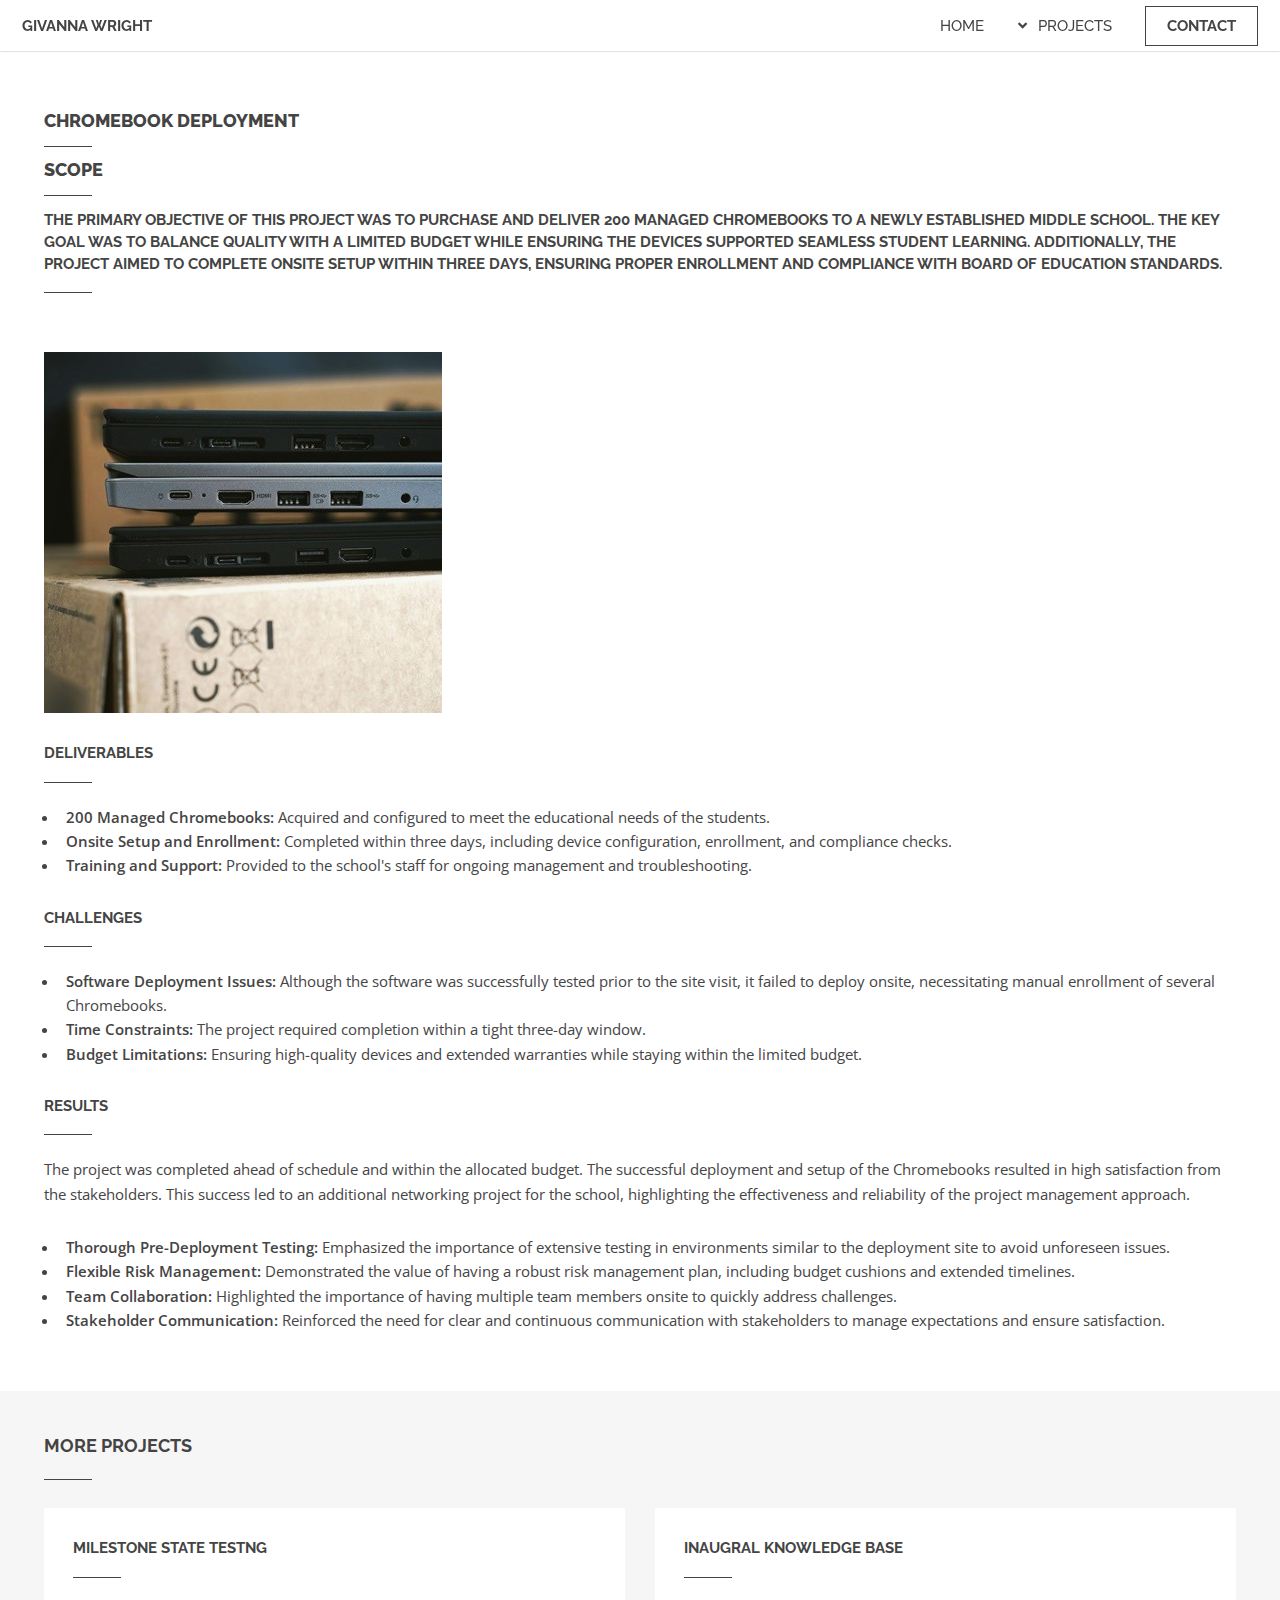
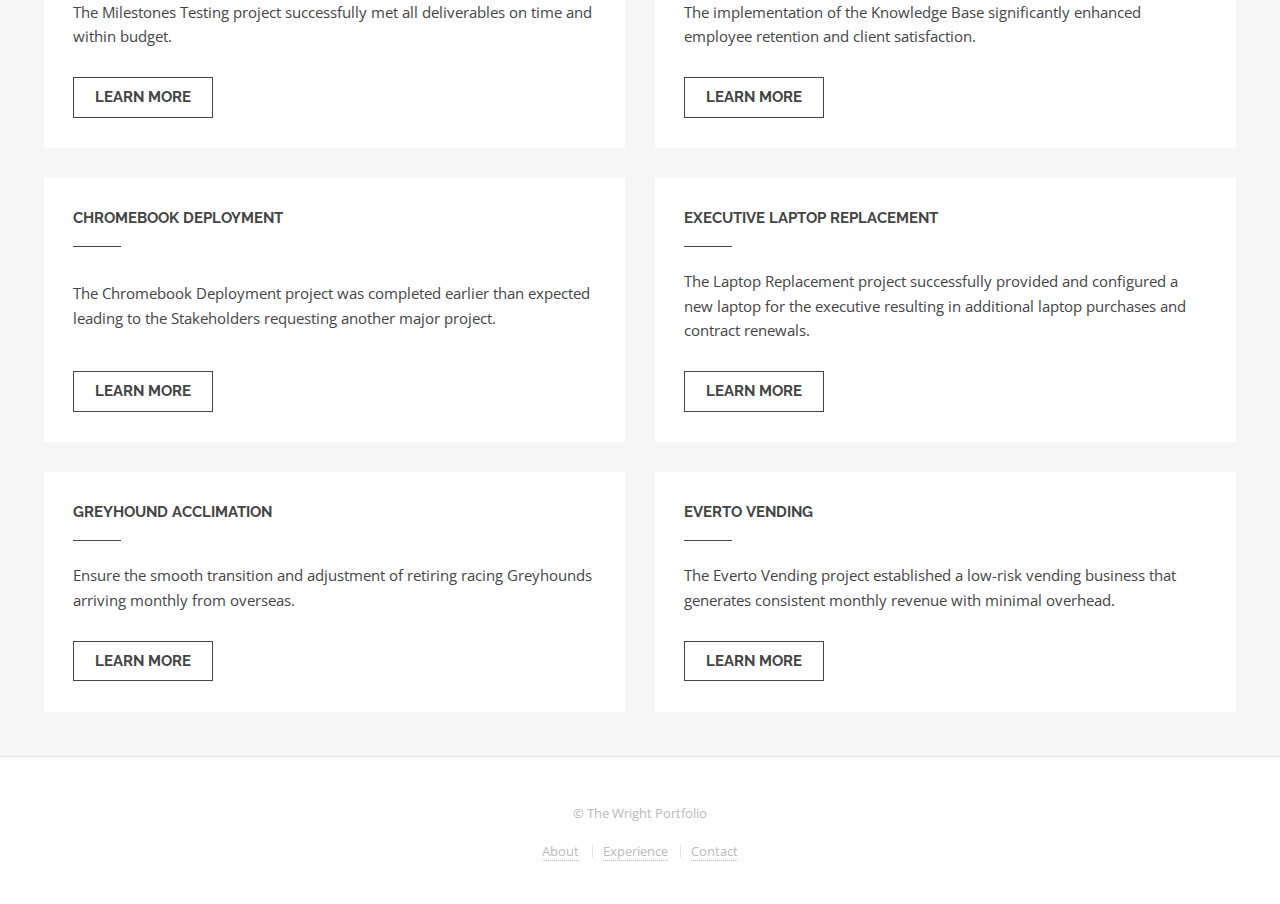
<file: deployment.html>
<!DOCTYPE HTML>
<!--
	Slate by Pixelarity
	pixelarity.com | hello@pixelarity.com
	License: pixelarity.com/license
-->
<html>
	<head>
		<title>Deployment</title>
		<meta charset="utf-8" />
		<meta name="viewport" content="width=device-width, initial-scale=1, user-scalable=no" />
		<link rel="apple-touch-icon" sizes="180x180" href="apple-touch-icon.png">
		<link rel="icon" type="image/png" sizes="32x32" href="favicon-32x32.png">
		<link rel="icon" type="image/png" sizes="16x16" href="favicon-16x16.png">
		<link rel="manifest" href="site.webmanifest">
		<link rel="stylesheet" href="assets/css/main.css" />
		<noscript><link rel="stylesheet" href="assets/css/noscript.css" /></noscript>
	</head>
	<body class="is-preload">

		<!-- Header -->
			<header id="header">
				<h1><a href="index.html">Givanna Wright</span></a></h1>
				<nav id="nav">
					<ul>
						<li><a href="index.html">Home</a></li>
						<li>
							<a href="#" class="submenu fa-angle-down">Projects</a>
							<ul>
								<li><a href="deployment.html" target="_blank">Deployment</a></li>
								<li><a href="milestones.html" target="_blank">Milestones</a></li>
								<li><a href="everto vending.html" target="_blank">Vending</a></li>
								<li><a href="knowledge base.html" target="_blank">Knowledge Base</a></li>
								<li><a href="replacement.html" target="_blank">Laptop Replacement</a></li>
								<li><a href="greyhound acclimation.html" target="_blank">Greyhound Acclimation</a></li>
								<li>
							</ul>
						</li>
						<li><a href="javascript:void(
							window.open(
							  'https://form.jotform.com/242148777403157',
							  'blank',
							  'scrollbars=yes,
							  toolbar=no,
							  width=700,
							  height=500'
							)
						  )
						" class="button">Contact</a></li>
					</ul>
				</nav>
			</header>

		<!-- Main -->
			<section id="main" class="wrapper">
				<div class="inner">

					<header class="major">
						<h2>Chromebook Deployment</h2>
						<h2>SCOPE</h2>
						<h3>The primary objective of this project was to purchase and deliver 200 managed Chromebooks to a newly established middle school. The key goal was to balance quality with a limited budget while ensuring the devices supported seamless student learning. Additionally, the project aimed to complete onsite setup within three days, ensuring proper enrollment and compliance with Board of Education standards.</h3>
					</header>

					<!-- Content -->
						<div class="content">
							<a href="#" class="image fit"><img src="l81dsy6c.png" alt="" /></a>
							<h3>Deliverables</h3>
							<ul>
								<li><b>200 Managed Chromebooks:</b> Acquired and configured to meet the educational needs of the students.</li>
								
								<li><b>Onsite Setup and Enrollment:</b> Completed within three days, including device configuration, enrollment, and compliance checks.</li>
								
								<li><b>Training and Support:</b> Provided to the school's staff for ongoing management and troubleshooting.</li>
							
							</ul>
							<h3>Challenges</h3>
							<ul>
								<li><b>Software Deployment Issues:</b> Although the software was successfully tested prior to the site visit, it failed to deploy onsite, necessitating manual enrollment of several Chromebooks.</li>
								
								<li><b>Time Constraints:</b> The project required completion within a tight three-day window.</li>
								
								<li><b>Budget Limitations:</b> Ensuring high-quality devices and extended warranties while staying within the limited budget.</li>

							</ul>
							<h3>Results</h3>
							<p>The project was completed ahead of schedule and within the allocated budget. The successful deployment and setup of the Chromebooks resulted in high satisfaction from the stakeholders. This success led to an additional networking project for the school, highlighting the effectiveness and reliability of the project management approach.</p>
							<ul>
								<li><b>Thorough Pre-Deployment Testing:</b> Emphasized the importance of extensive testing in environments similar to the deployment site to avoid unforeseen issues.</li>

									<li><b>Flexible Risk Management:</b> Demonstrated the value of having a robust risk management plan, including budget cushions and extended timelines.
									</li>

									<li><b>Team Collaboration:</b> Highlighted the importance of having multiple team members onsite to quickly address challenges.</li>

									<li><b>Stakeholder Communication:</b> Reinforced the need for clear and continuous communication with stakeholders to manage expectations and ensure satisfaction.
									</li>
							</ul>
						</div>

				</div>
			</section>

		<!-- Three -->
		<section id="three" class="wrapper style2">
			<div class="inner">
				<h2>More Projects</h2>
				<div class="posts">
					<section class="post">
						<div class="content">
							<h3>Milestone State Testng</h3>
							<p>The Milestones Testing project successfully met all deliverables on time and within budget.</p>
							<ul class="actions">
								<li><a href="milestones.html" target="_blank" class="button">Learn More</a></li>
							</ul>
						</div>
					</section>
					<section class="post">
						<div class="content">
							<h3>Inaugral Knowledge Base</h3>
								<p>The implementation of the Knowledge Base significantly enhanced employee retention and client satisfaction.</p>
							<ul class="actions">
								<li><a href="knowledge base.html" target="_blank" class="button">Learn More</a></li>
							</ul>
						</div>
					</section>
					<section class="post">
						<div class="content">
							<h3>Chromebook Deployment</h3>
							<p>The Chromebook Deployment project was completed earlier than expected leading to the Stakeholders requesting another major project.</p>
							<ul class="actions">
								<li><a href="deployment.html" target="_blank" class="button">Learn More</a></li>
							</ul>
						</div>
					</section>
					<section class="post">
						<div class="content">
							<h3>Executive Laptop Replacement</h3>
							<p>The Laptop Replacement project successfully provided and configured a new laptop for the executive resulting in additional laptop purchases and contract renewals.</p>
							<ul class="actions">
								<li><a href="replacement.html" target="_blank" class="button">Learn More</a></li>
							</ul>
						</div>
					</section>
					<section class="post">
						<div class="content">
							<h3>Greyhound Acclimation</h3>
							<p>Ensure the smooth transition and adjustment of retiring racing Greyhounds arriving monthly from overseas.</p>
							<ul class="actions">
								<li><a href="greyhound acclimation.html" target="_blank" class="button">Learn More</a></li>
							</ul>
						</div>
					</section>
					<section class="post">
						<div class="content">
							<h3>Everto Vending</h3>
							<p>The Everto Vending project established a low-risk vending business that generates consistent monthly revenue with minimal overhead.</p>
							<ul class="actions">
								<li><a href="everto vending.html" target="_blank" class="button">Learn More</a></li>
							</ul>
						</div>
					</section>
				</div>
			</div>
		</section>

		<!-- Footer -->
			<footer id="footer">
				<div class="inner">
					<p class="copyright">&copy; The Wright Portfolio</p>
					<ul class="menu">
						<li><a href="index.html#one">About<span></a></li>
						<li><a href="index.html#two">Experience</span></a></li>
						<li><a href="index.html#contact">Contact</span></a></li>
					</ul>
				</div>
			</footer>

		<!-- Scripts -->
			<script src="assets/js/jquery.min.js"></script>
			<script src="assets/js/jquery.dropotron.min.js"></script>
			<script src="assets/js/jquery.scrollex.min.js"></script>
			<script src="assets/js/browser.min.js"></script>
			<script src="assets/js/breakpoints.min.js"></script>
			<script src="assets/js/util.js"></script>
			<script src="assets/js/main.js"></script>

	</body>
</html>
</file>
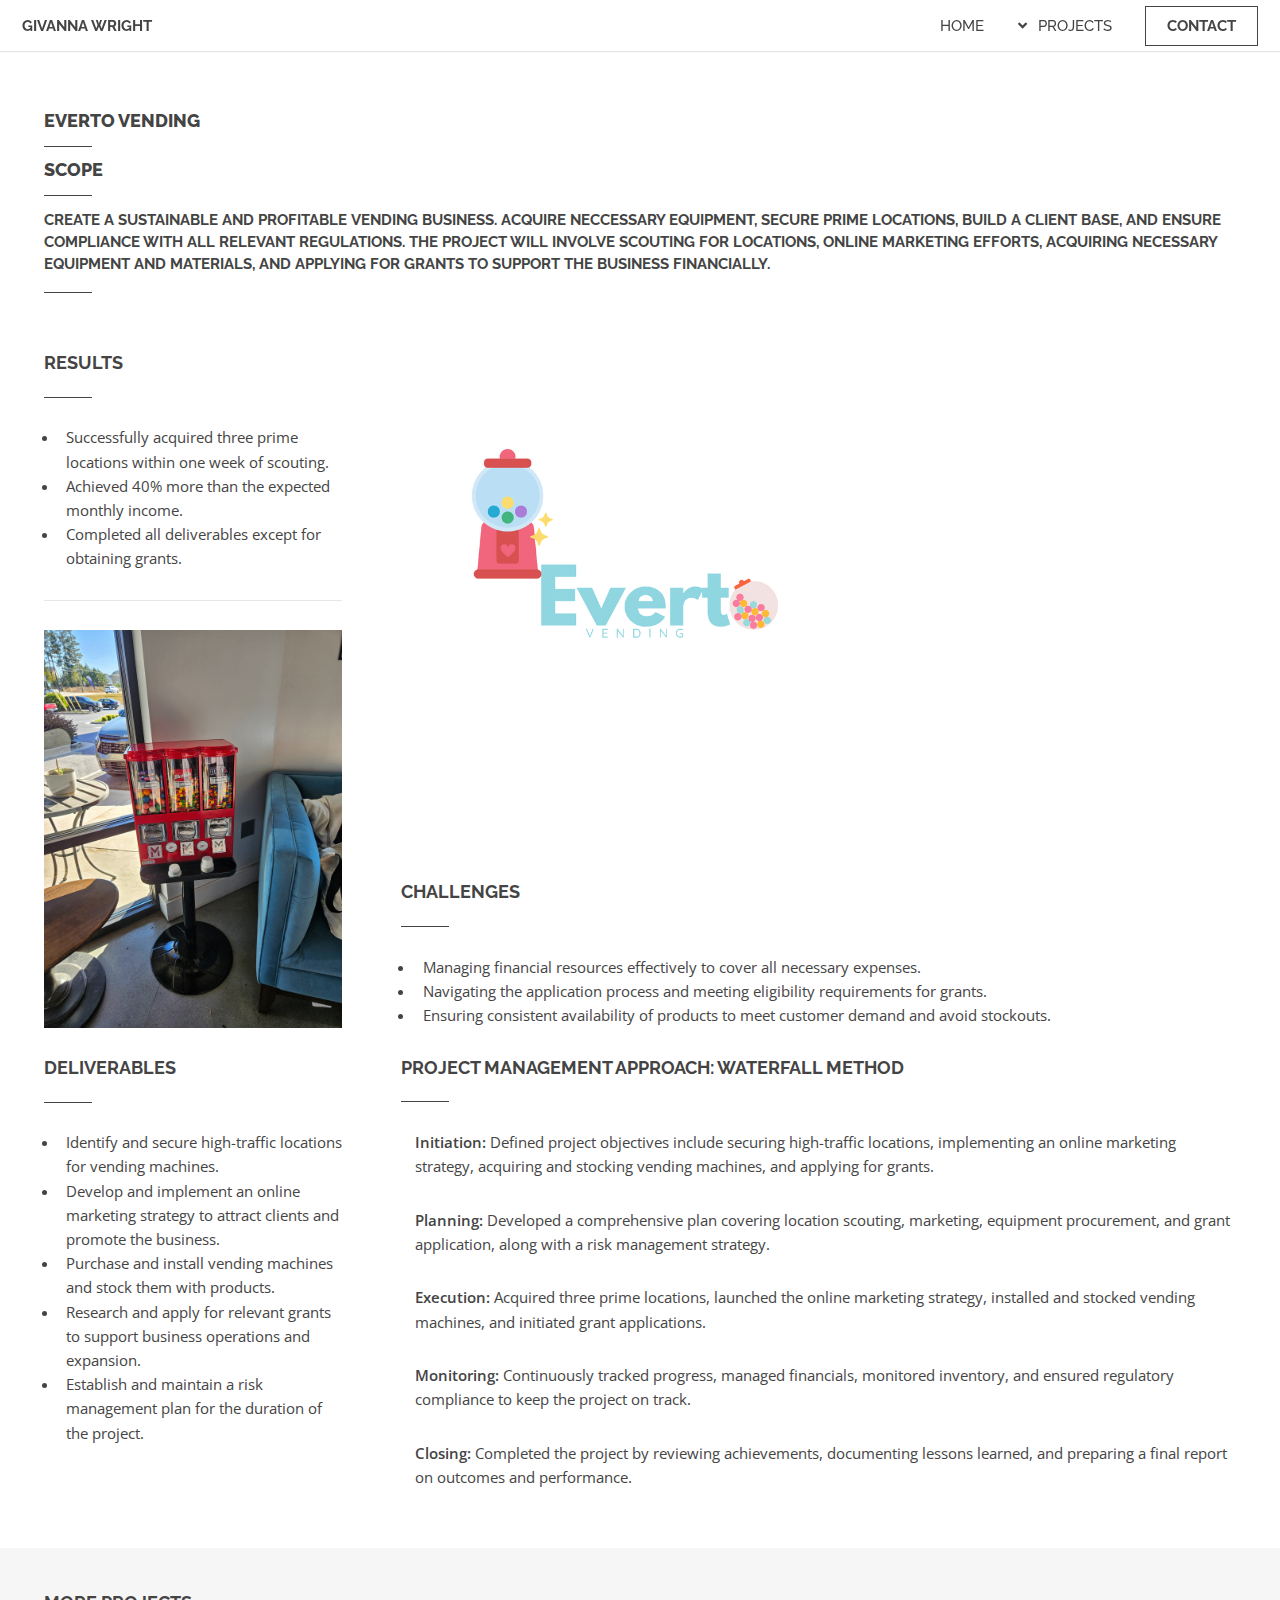
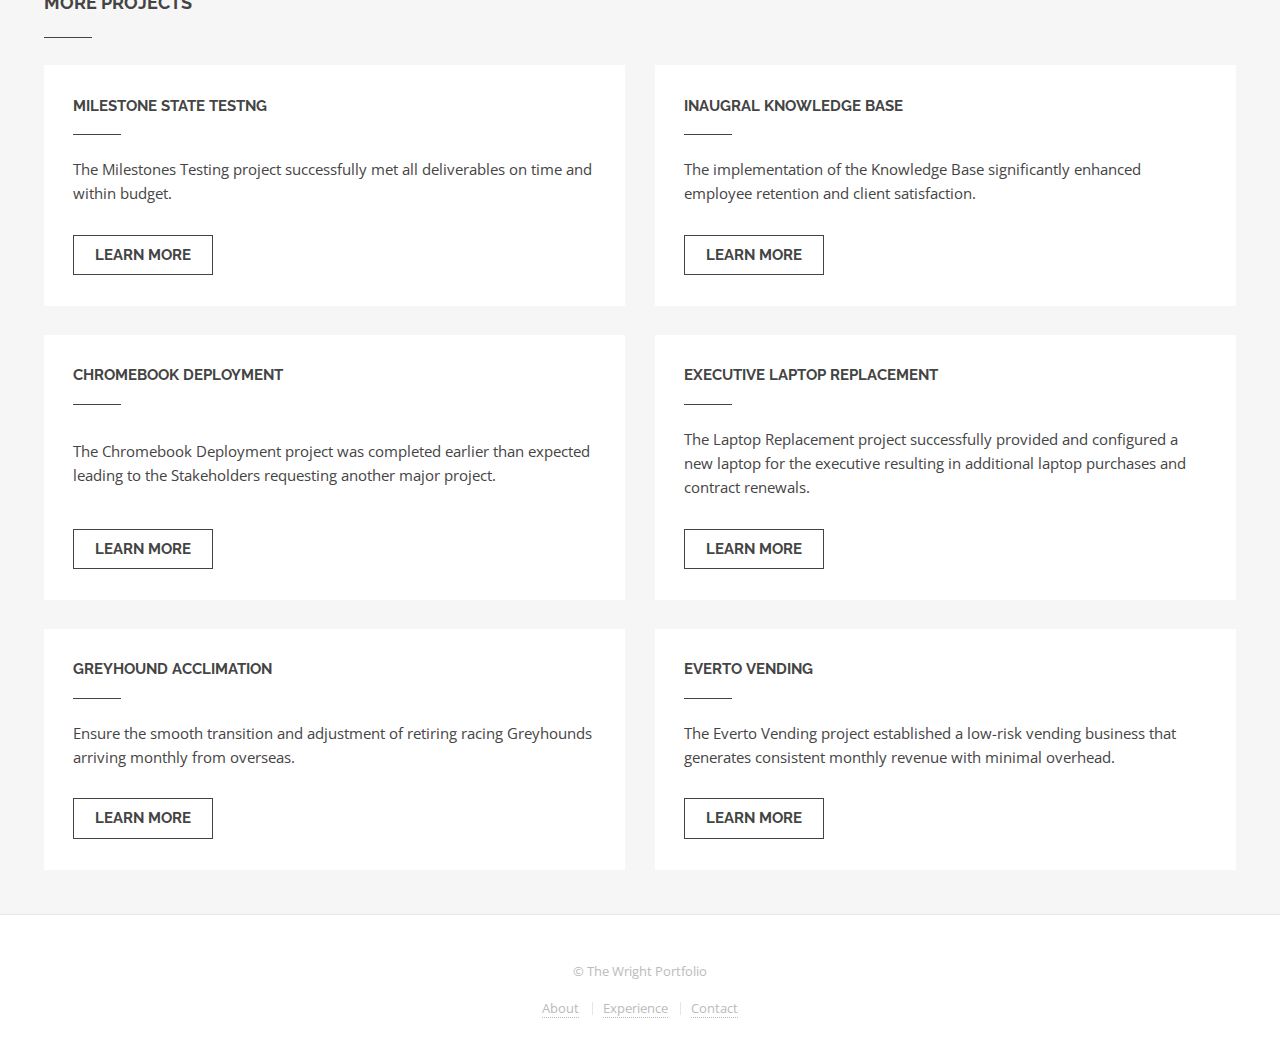
<file: everto vending.html>
<!DOCTYPE HTML>
<!--
	Slate by Pixelarity
	pixelarity.com | hello@pixelarity.com
	License: pixelarity.com/license
-->
<html>
	<head>
		<title>Everto Vending</title>
		<meta charset="utf-8" />
		<meta name="viewport" content="width=device-width, initial-scale=1, user-scalable=no" />
		<link rel="apple-touch-icon" sizes="180x180" href="apple-touch-icon.png">
		<link rel="icon" type="image/png" sizes="32x32" href="favicon-32x32.png">
		<link rel="icon" type="image/png" sizes="16x16" href="favicon-16x16.png">
		<link rel="manifest" href="site.webmanifest">
		<link rel="stylesheet" href="assets/css/main.css" />
		<noscript><link rel="stylesheet" href="assets/css/noscript.css" /></noscript>
	</head>
	<body class="is-preload">

		<!-- Header -->
			<header id="header">
				<h1><a href="index.html">Givanna Wright</span></a></h1>
				<nav id="nav">
					<ul>
						<li><a href="index.html">Home</a></li>
						<li>
							<a href="#" class="submenu fa-angle-down">Projects</a>
							<ul>
								<li><a href="deployment.html" target="_blank">Deployment</a></li>
								<li><a href="milestones.html" target="_blank">Milestones</a></li>
								<li><a href="everto vending.html" target="_blank">Vending</a></li>
								<li><a href="knowledge base.html" target="_blank">Knowledge Base</a></li>
								<li><a href="replacement.html" target="_blank">Laptop Replacement</a></li>
								<li><a href="greyhound acclimation.html" target="_blank">Greyhound Acclimation</a></li>
								<li>
							</ul>
						</li>
						<li><a href="javascript:void(
							window.open(
							  'https://form.jotform.com/242148777403157',
							  'blank',
							  'scrollbars=yes,
							  toolbar=no,
							  width=700,
							  height=500'
							)
						  )
						" class="button">Contact</a></li>
					</ul>
				</nav>
			</header>

		<!-- Main -->
			<section id="main" class="wrapper sidebar left">
				<div class="inner">

					<header class="major">
						<h2>Everto Vending</h2>
						<h2>Scope</h2>
						<h3>Create a sustainable and profitable vending business. Acquire neccessary equipment, secure prime locations, build a client base, and ensure compliance with all relevant regulations. The project will involve scouting for locations, online marketing efforts, acquiring necessary equipment and materials, and applying for grants to support the business financially.</h3>
			
					</header>

					<!-- Content -->
						<div class="content">
							<a href="#" class="image fit"><img src="Untitled (Logo).png" alt="Logo" /></a>
							<h2>Challenges</h2>
							<ul>
								<li>Managing financial resources effectively to cover all necessary expenses.
								</li>

								<li>Navigating the application process and meeting eligibility requirements for grants.
								</li>

								<li>Ensuring consistent availability of products to meet customer demand and avoid stockouts.</li>

							</ul>
							<h2>Project Management Approach: Waterfall Method</h2>
							<ul>
								<p><b>Initiation:</b> Defined project objectives include securing high-traffic locations, implementing an online marketing strategy, acquiring and stocking vending machines, and applying for grants.</p>
                        
                        		<p><b>Planning:</b> Developed a comprehensive plan covering location scouting, marketing, equipment procurement, and grant application, along with a risk management strategy.</p>
                        
                        		<p><b>Execution:</b> Acquired three prime locations, launched the online marketing strategy, installed and stocked vending machines, and initiated grant applications.</p>
                        
                        		<p><b>Monitoring:</b> Continuously tracked progress, managed financials, monitored inventory, and ensured regulatory compliance to keep the project on track.</p>

                        		<p><b>Closing:</b> Completed the project by reviewing achievements, documenting lessons learned, and preparing a final report on outcomes and performance.</p>
							</ul>
						</div>

					<!-- Sidebar -->
						<div class="sidebar">

							<section>
								<h2>RESULTS</h2>
								<ul>
                                    <li>Successfully acquired three prime locations within one week of scouting.</li>

                                    <li>Achieved 40% more than the expected monthly income.</li>

                                    <li>Completed all deliverables except for obtaining grants.</li>
                               
                                </ul>
								<footer>
								</footer>
							</section>
							<hr />
							<section>
								<a href="#" class="image fit"><img src="machine.jpg" alt="" /></a>
								<h2>Deliverables</h2>
								<ul>
									<li>Identify and secure high-traffic locations for vending machines.</li>
									
									<li>Develop and implement an online marketing strategy to attract clients and promote the business.</li>
									
									<li>Purchase and install vending machines and stock them with products.</li>

                                    <li>Research and apply for relevant grants to support business operations and expansion.</li>

                                    <li>Establish and maintain a risk management plan for the duration of the project.</li>
	
								</ul>
								<footer>
								</footer>
							</section>

						</div>

				</div>
			</section>

		<!-- Three -->
		<section id="three" class="wrapper style2">
			<div class="inner">
				<h2>More Projects</h2>
				<div class="posts">
					<section class="post">
						<div class="content">
							<h3>Milestone State Testng</h3>
							<p>The Milestones Testing project successfully met all deliverables on time and within budget.</p>
							<ul class="actions">
								<li><a href="milestones.html" target="_blank" class="button">Learn More</a></li>
							</ul>
						</div>
					</section>
					<section class="post">
						<div class="content">
							<h3>Inaugral Knowledge Base</h3>
								<p>The implementation of the Knowledge Base significantly enhanced employee retention and client satisfaction.</p>
							<ul class="actions">
								<li><a href="knowledge base.html" target="_blank" class="button">Learn More</a></li>
							</ul>
						</div>
					</section>
					<section class="post">
						<div class="content">
							<h3>Chromebook Deployment</h3>
							<p>The Chromebook Deployment project was completed earlier than expected leading to the Stakeholders requesting another major project.</p>
							<ul class="actions">
								<li><a href="deployment.html" target="_blank" class="button">Learn More</a></li>
							</ul>
						</div>
					</section>
					<section class="post">
						<div class="content">
							<h3>Executive Laptop Replacement</h3>
							<p>The Laptop Replacement project successfully provided and configured a new laptop for the executive resulting in additional laptop purchases and contract renewals.</p>
							<ul class="actions">
								<li><a href="replacement.html" target="_blank" class="button">Learn More</a></li>
							</ul>
						</div>
					</section>
					<section class="post">
						<div class="content">
							<h3>Greyhound Acclimation</h3>
							<p>Ensure the smooth transition and adjustment of retiring racing Greyhounds arriving monthly from overseas.</p>
							<ul class="actions">
								<li><a href="greyhound acclimation.html" target="_blank" class="button">Learn More</a></li>
							</ul>
						</div>
					</section>
					<section class="post">
						<div class="content">
							<h3>Everto Vending</h3>
							<p>The Everto Vending project established a low-risk vending business that generates consistent monthly revenue with minimal overhead.</p>
							<ul class="actions">
								<li><a href="everto vending.html" target="_blank" class="button">Learn More</a></li>
							</ul>
						</div>
					</section>
				</div>
			</div>
		</section>

		<!-- Footer -->
			<footer id="footer">
				<div class="inner">
					<p class="copyright">&copy; The Wright Portfolio</p>
					<ul class="menu">
						<li><a href="index.html#one">About</a></li>
						<li><a href="index.html#two">Experience</span></a></li>
						<li><a href="index.html#contact">Contact</a></li>
					</ul>
				</div>
			</footer>

		<!-- Scripts -->
			<script src="assets/js/jquery.min.js"></script>
			<script src="assets/js/jquery.dropotron.min.js"></script>
			<script src="assets/js/jquery.scrollex.min.js"></script>
			<script src="assets/js/browser.min.js"></script>
			<script src="assets/js/breakpoints.min.js"></script>
			<script src="assets/js/util.js"></script>
			<script src="assets/js/main.js"></script>

	</body>
</html>
</file>
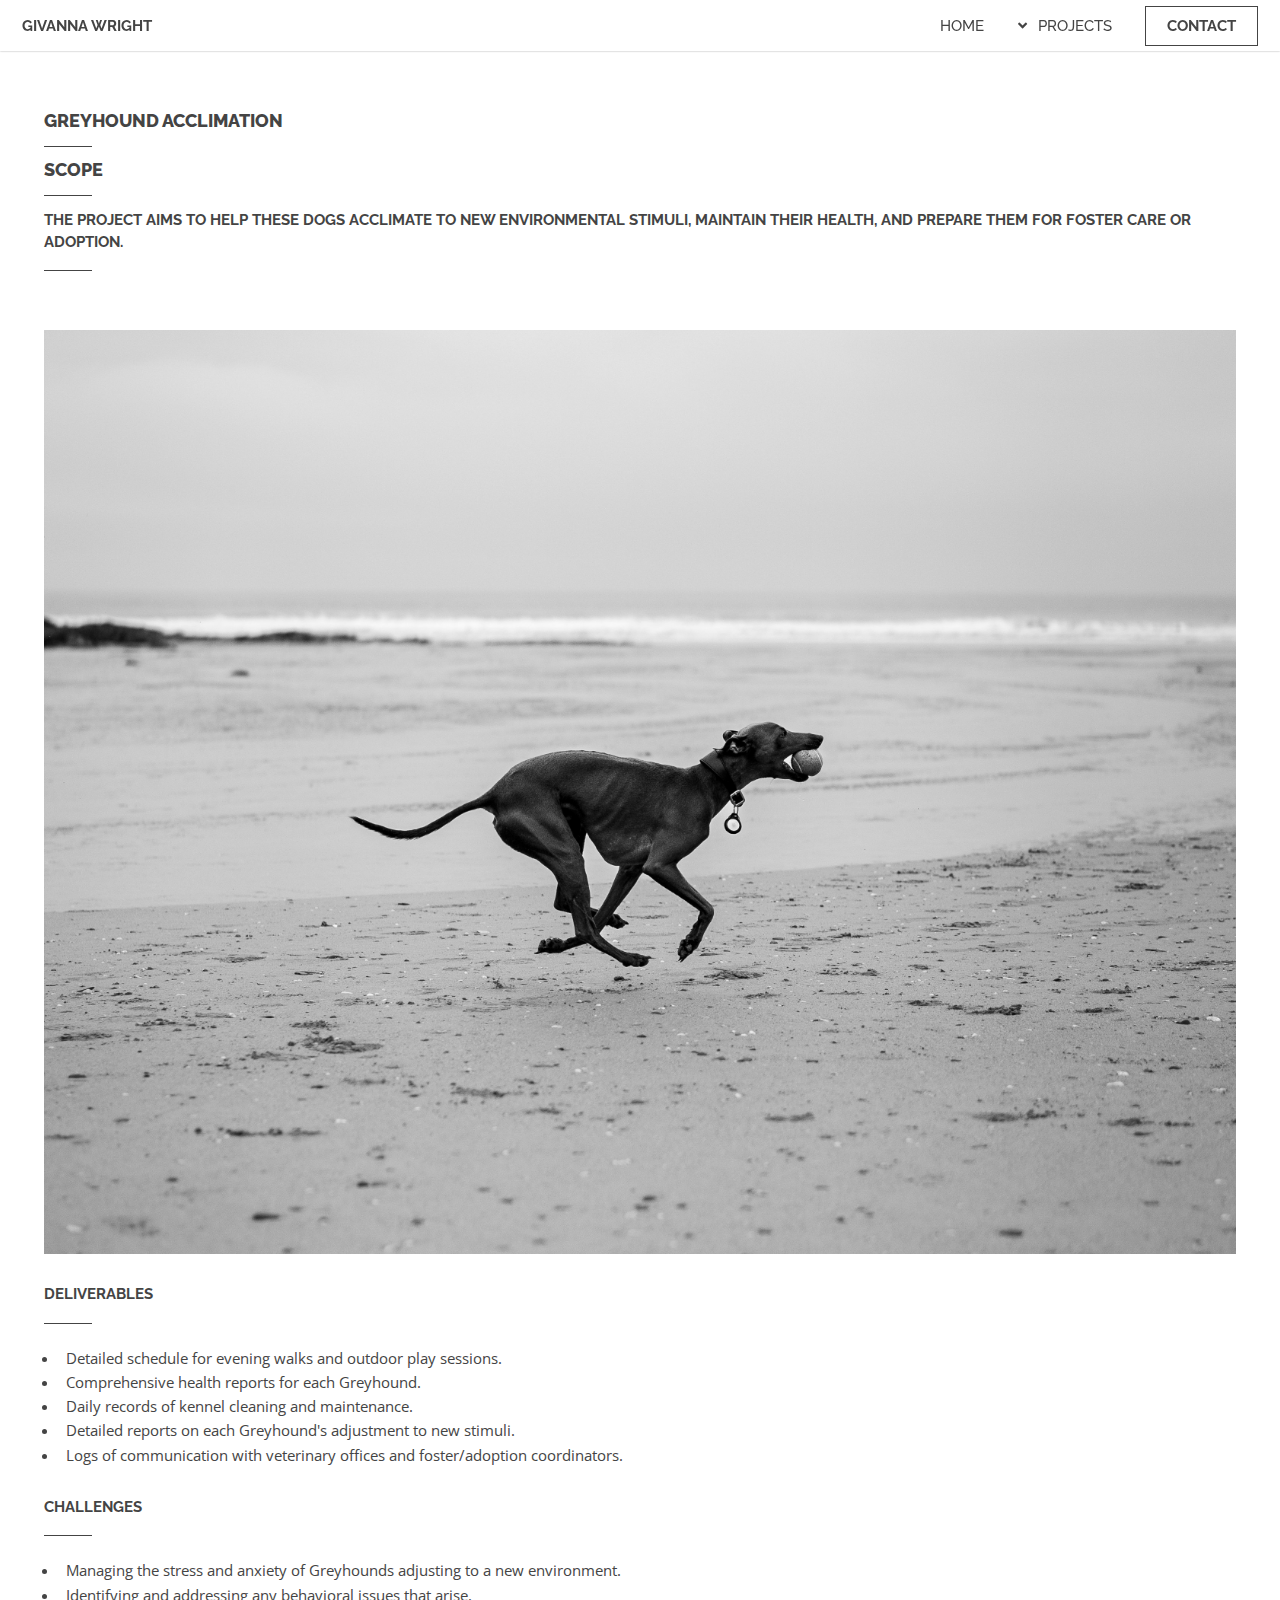
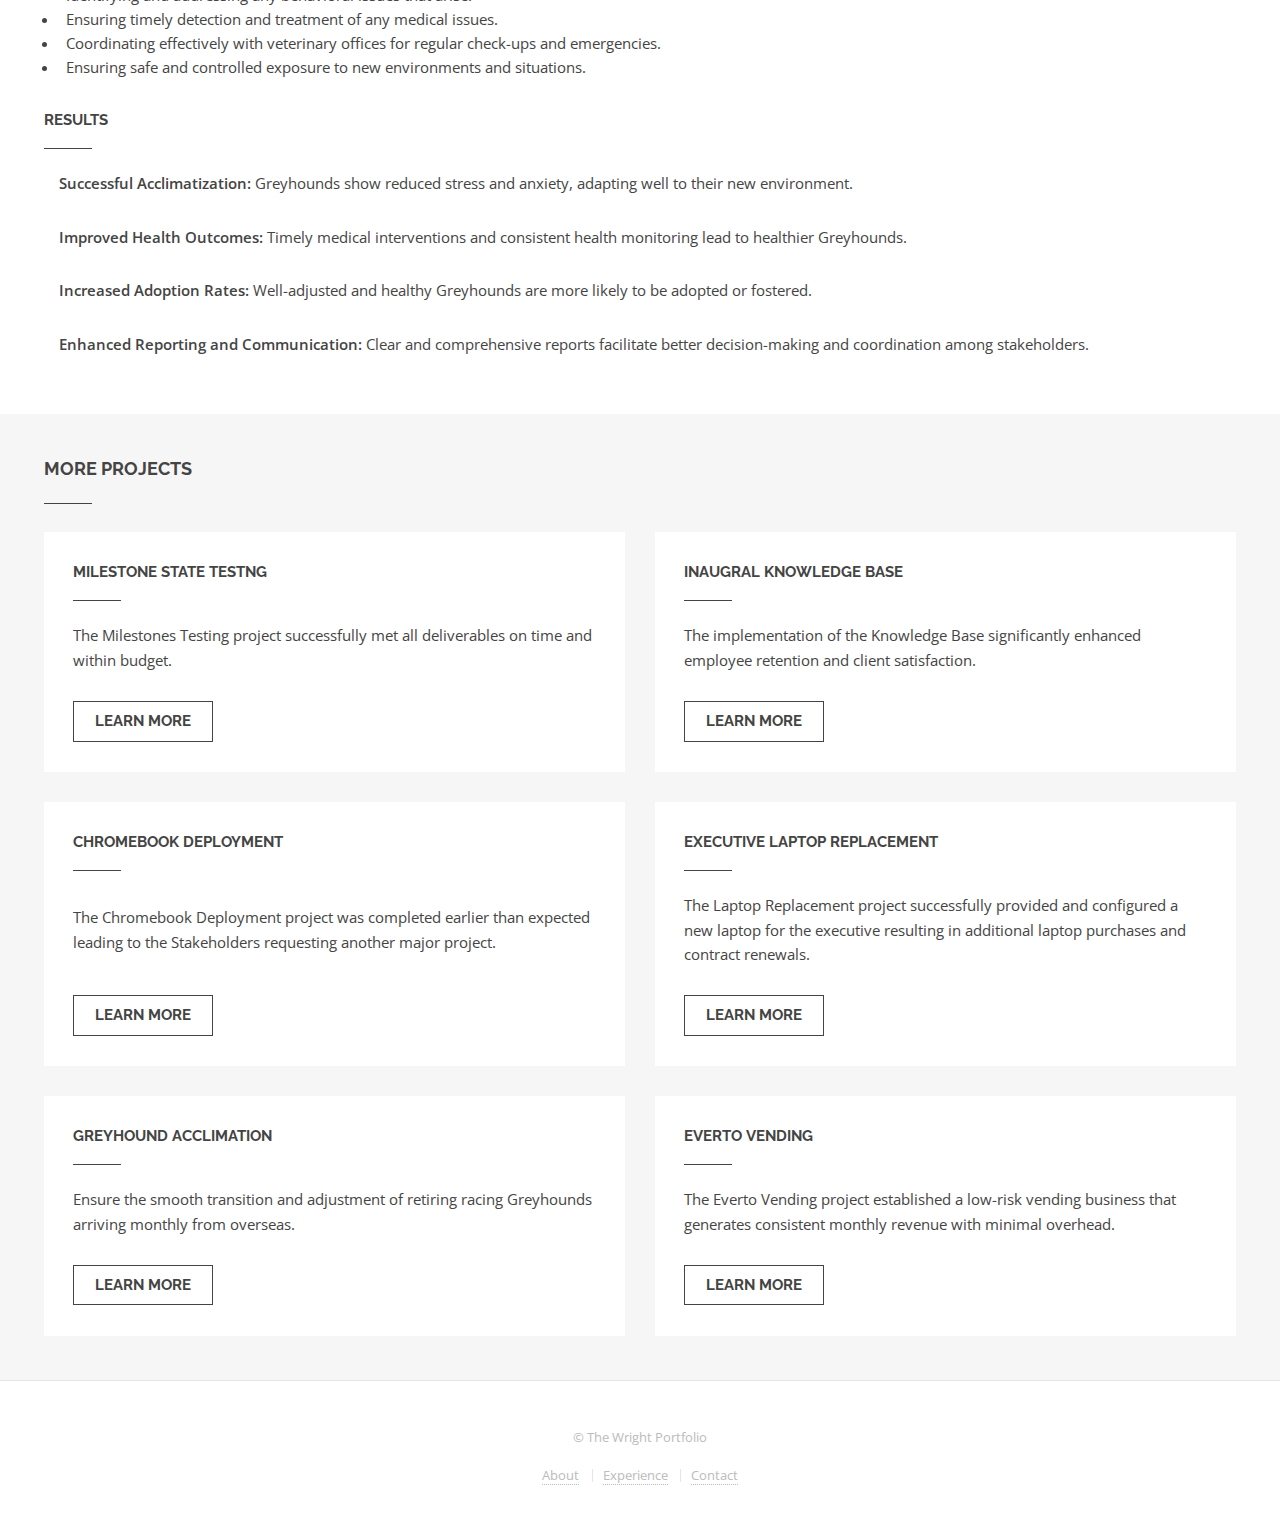
<file: greyhound acclimation.html>
<!DOCTYPE HTML>
<!--
	Slate by Pixelarity
	pixelarity.com | hello@pixelarity.com
	License: pixelarity.com/license
-->
<html>
	<head>
		<title>Greyhound Acclimation</title>
		<meta charset="utf-8" />
		<meta name="viewport" content="width=device-width, initial-scale=1, user-scalable=no" />
		<link rel="apple-touch-icon" sizes="180x180" href="apple-touch-icon.png">
		<link rel="icon" type="image/png" sizes="32x32" href="favicon-32x32.png">
		<link rel="icon" type="image/png" sizes="16x16" href="favicon-16x16.png">
		<link rel="manifest" href="site.webmanifest">
		<link rel="stylesheet" href="assets/css/main.css" />
		<noscript><link rel="stylesheet" href="assets/css/noscript.css" /></noscript>
	</head>
	<body class="is-preload">

		<!-- Header -->
			<header id="header">
				<h1><a href="index.html">Givanna Wright</span></a></h1>
				<nav id="nav">
					<ul>
						<li><a href="index.html">Home</a></li>
						<li>
							<a href="#" class="submenu fa-angle-down">Projects</a>
							<ul>
								<li><a href="deployment.html" target="_blank">Deployment</a></li>
								<li><a href="milestones.html" target="_blank">Milestones</a></li>
								<li><a href="everto vending.html" target="_blank">Vending</a></li>
								<li><a href="knowledge base.html" target="_blank">Knowledge Base</a></li>
								<li><a href="replacement.html" target="_blank">Laptop Replacement</a></li>
								<li><a href="greyhound acclimation.html" target="_blank">Greyhound Acclimation</a></li>
								<li>
							</ul>
						</li>
						<li><a href="javascript:void(
							window.open(
							  'https://form.jotform.com/242148777403157',
							  'blank',
							  'scrollbars=yes,
							  toolbar=no,
							  width=700,
							  height=500'
							)
						  )
						" class="button">Contact</a></li>
					</ul>
				</nav>
			</header>

		<!-- Main -->
			<section id="main" class="wrapper">
				<div class="inner">

					<header class="major">
						<h2>Greyhound Acclimation</h2>
						<h2>SCOPE</h2>
						<h3>The project aims to help these dogs acclimate to new environmental stimuli, maintain their health, and prepare them for foster care or adoption.</h3>
					</header>

					<!-- Content -->
						<div class="content">
							<a href="#" class="image fit"><img src="jack-swords-fSFyWM_kYvU-unsplash.jpg" alt="" /></a>
							<h3>Deliverables</h3>
							<ul>
								<li>Detailed schedule for evening walks and outdoor play sessions.</li>
									
									<li>Comprehensive health reports for each Greyhound.</li>
									
									<li>Daily records of kennel cleaning and maintenance.</li>

                                    <li>Detailed reports on each Greyhound's adjustment to new stimuli.</li>

                                    <li>Logs of communication with veterinary offices and foster/adoption coordinators.</li>					
							</ul>
							<h3>Challenges</h3>
							<ul>
								<li>Managing the stress and anxiety of Greyhounds adjusting to a new environment.
								</li>

								<li>Identifying and addressing any behavioral issues that arise.
								</li>

								<li>Ensuring timely detection and treatment of any medical issues.</li>

								<li>Coordinating effectively with veterinary offices for regular check-ups and emergencies.</li>

								<li>Ensuring safe and controlled exposure to new environments and situations.</li>
							</ul>
							<h3>Results</h3>
							<ul>
								    <p><b>Successful Acclimatization:</b> Greyhounds show reduced stress and anxiety, adapting well to their new environment.</p>

                                    <p><b>Improved Health Outcomes:</b> Timely medical interventions and consistent health monitoring lead to healthier Greyhounds.</p>

                                    <p><b>Increased Adoption Rates:</b> Well-adjusted and healthy Greyhounds are more likely to be adopted or fostered.</p>

                                    <p><b>Enhanced Reporting and Communication:</b> Clear and comprehensive reports facilitate better decision-making and coordination among stakeholders.
									</p>
							</ul>
						</div>

				</div>
			</section>

		<!-- Three -->
		<section id="three" class="wrapper style2">
			<div class="inner">
				<h2>More Projects</h2>
				<div class="posts">
					<section class="post">
						<div class="content">
							<h3>Milestone State Testng</h3>
							<p>The Milestones Testing project successfully met all deliverables on time and within budget.</p>
							<ul class="actions">
								<li><a href="milestones.html" target="_blank" class="button">Learn More</a></li>
							</ul>
						</div>
					</section>
					<section class="post">
						<div class="content">
							<h3>Inaugral Knowledge Base</h3>
								<p>The implementation of the Knowledge Base significantly enhanced employee retention and client satisfaction.</p>
							<ul class="actions">
								<li><a href="knowledge base.html" target="_blank" class="button">Learn More</a></li>
							</ul>
						</div>
					</section>
					<section class="post">
						<div class="content">
							<h3>Chromebook Deployment</h3>
							<p>The Chromebook Deployment project was completed earlier than expected leading to the Stakeholders requesting another major project.</p>
							<ul class="actions">
								<li><a href="deployment.html" target="_blank" class="button">Learn More</a></li>
							</ul>
						</div>
					</section>
					<section class="post">
						<div class="content">
							<h3>Executive Laptop Replacement</h3>
							<p>The Laptop Replacement project successfully provided and configured a new laptop for the executive resulting in additional laptop purchases and contract renewals.</p>
							<ul class="actions">
								<li><a href="replacement.html" target="_blank" class="button">Learn More</a></li>
							</ul>
						</div>
					</section>
					<section class="post">
						<div class="content">
							<h3>Greyhound Acclimation</h3>
							<p>Ensure the smooth transition and adjustment of retiring racing Greyhounds arriving monthly from overseas.</p>
							<ul class="actions">
								<li><a href="greyhound acclimation.html" target="_blank" class="button">Learn More</a></li>
							</ul>
						</div>
					</section>
					<section class="post">
						<div class="content">
							<h3>Everto Vending</h3>
							<p>The Everto Vending project established a low-risk vending business that generates consistent monthly revenue with minimal overhead.</p>
							<ul class="actions">
								<li><a href="everto vending.html" target="_blank" class="button">Learn More</a></li>
							</ul>
						</div>
					</section>
				</div>
			</div>
		</section>

		<!-- Footer -->
			<footer id="footer">
				<div class="inner">
					<p class="copyright">&copy; The Wright Portfolio</p>
					<ul class="menu">
						<li><a href="index.html#one">About<span></a></li>
						<li><a href="index.html#two">Experience</span></a></li>
						<li><a href="index.html#contact">Contact</span></a></li>
					</ul>
				</div>
			</footer>

		<!-- Scripts -->
			<script src="assets/js/jquery.min.js"></script>
			<script src="assets/js/jquery.dropotron.min.js"></script>
			<script src="assets/js/jquery.scrollex.min.js"></script>
			<script src="assets/js/browser.min.js"></script>
			<script src="assets/js/breakpoints.min.js"></script>
			<script src="assets/js/util.js"></script>
			<script src="assets/js/main.js"></script>

	</body>
</html>
</file>
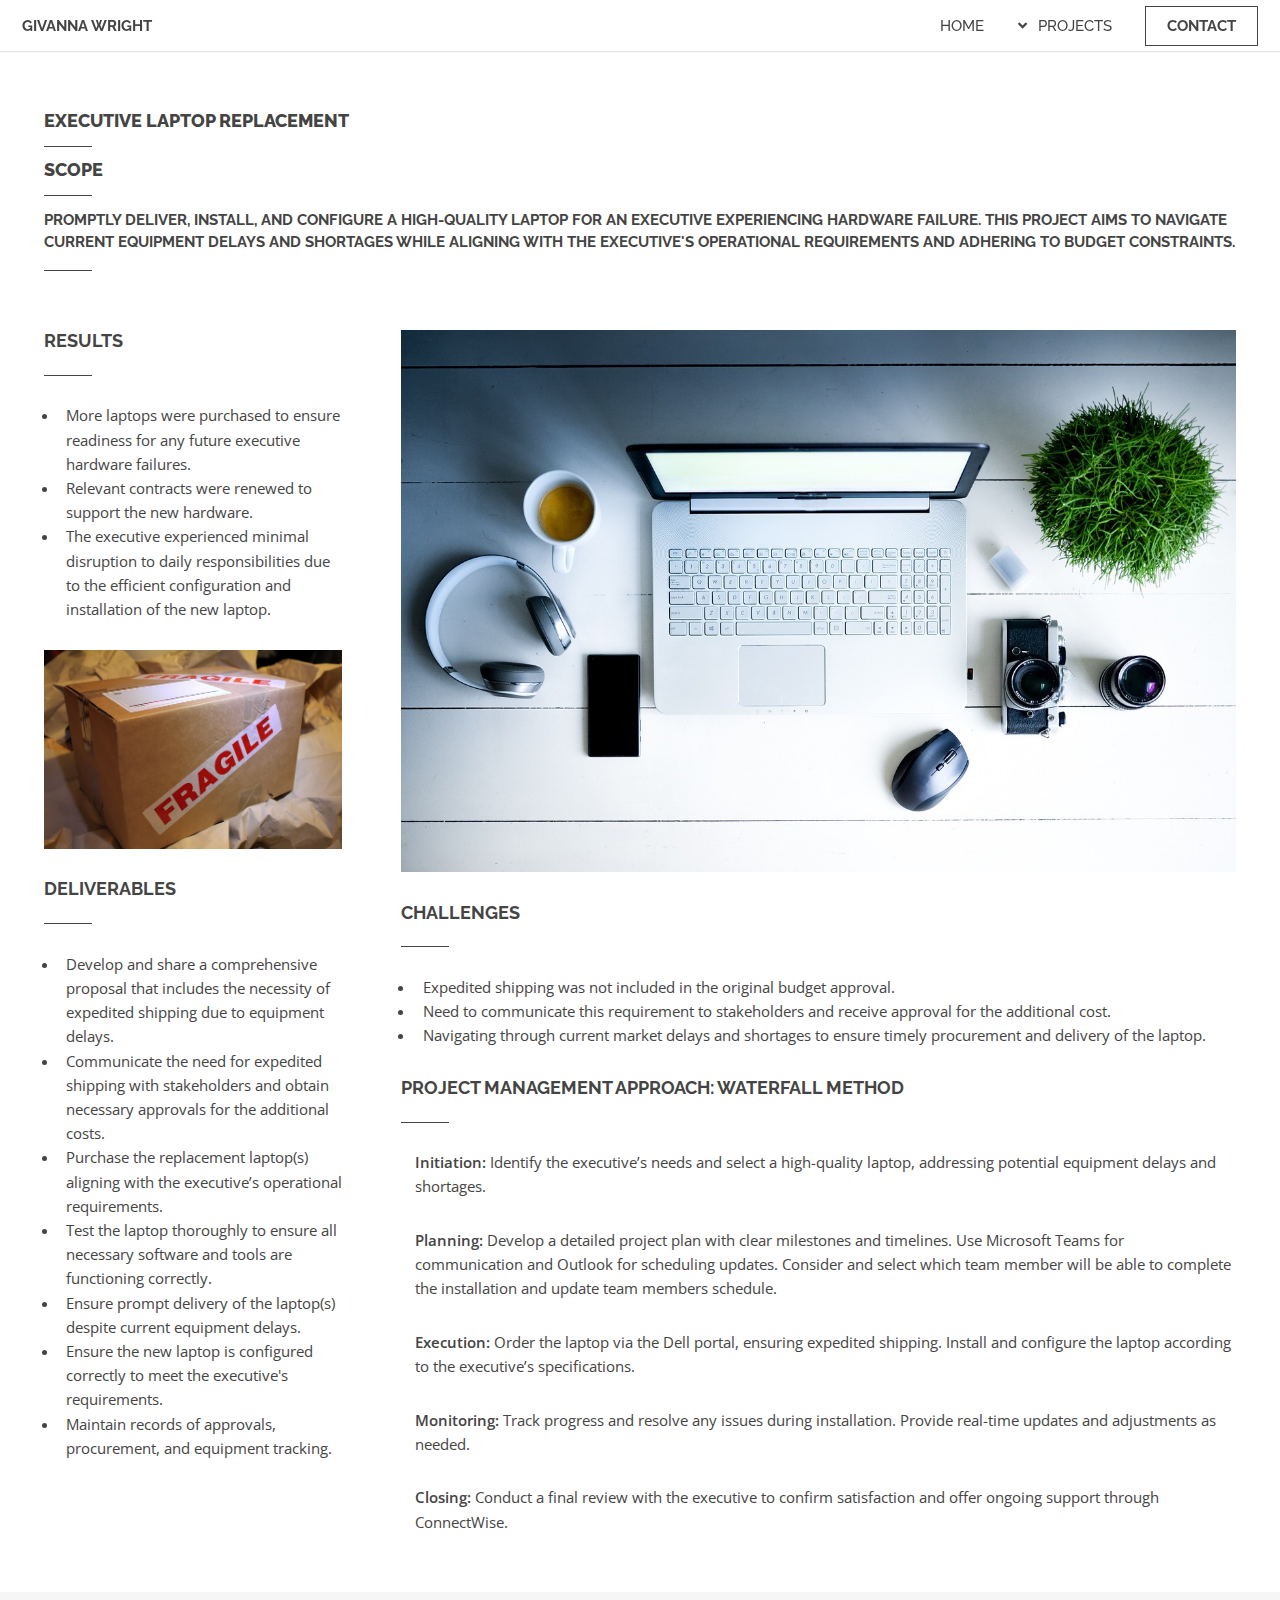
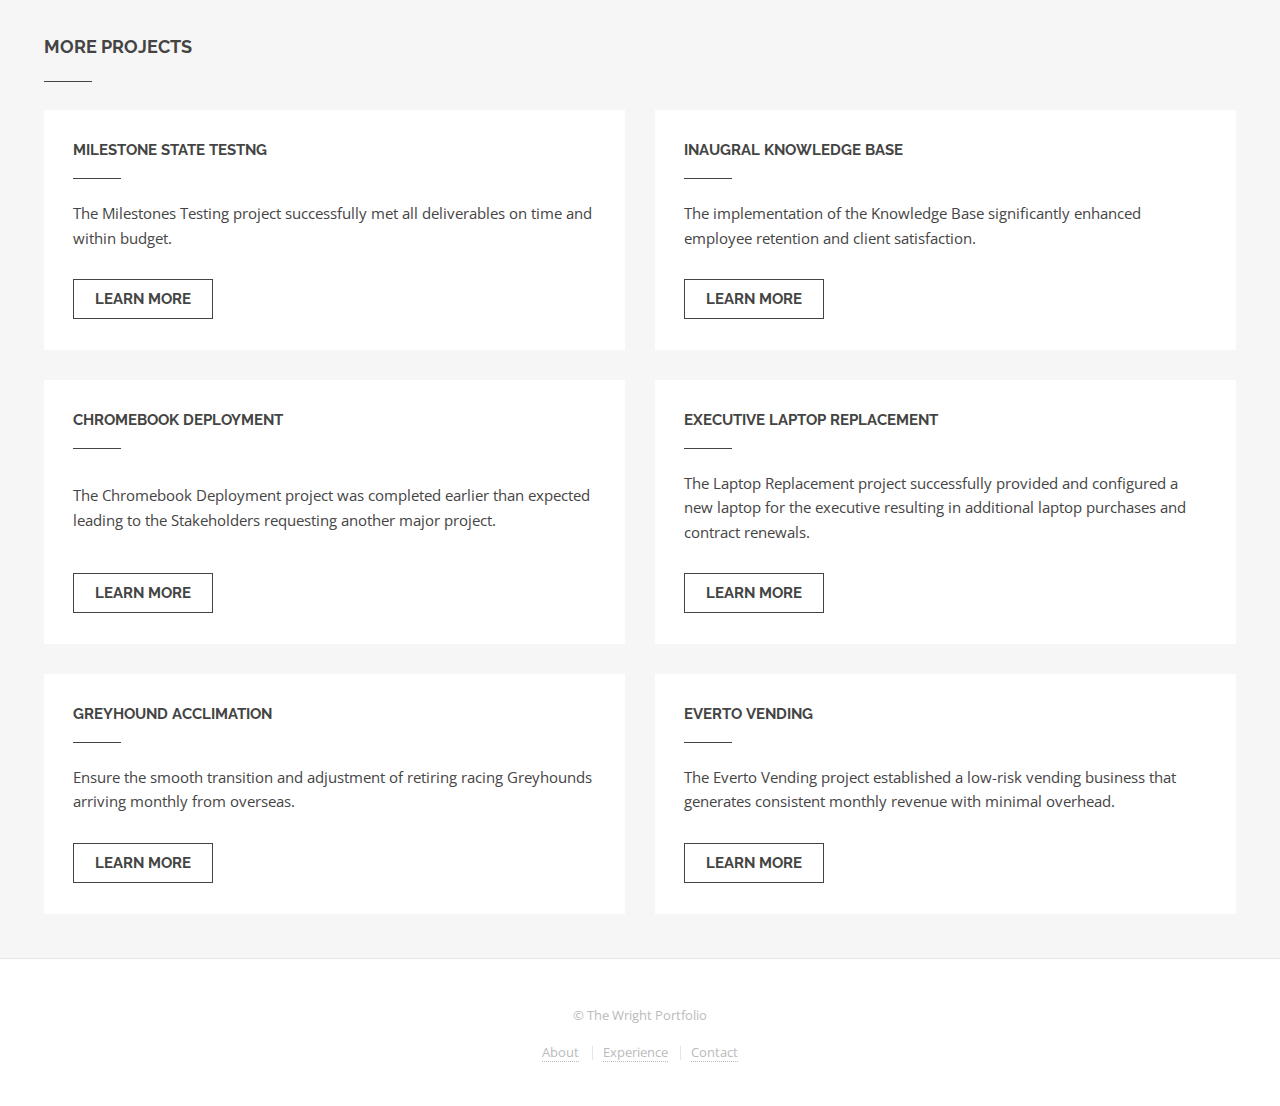
<file: replacement.html>
<!DOCTYPE HTML>
<!--
	Slate by Pixelarity
	pixelarity.com | hello@pixelarity.com
	License: pixelarity.com/license
-->
<html>
	<head>
		<title>Replacement</title>
		<meta charset="utf-8" />
		<meta name="viewport" content="width=device-width, initial-scale=1, user-scalable=no" />
		<link rel="apple-touch-icon" sizes="180x180" href="apple-touch-icon.png">
		<link rel="icon" type="image/png" sizes="32x32" href="favicon-32x32.png">
		<link rel="icon" type="image/png" sizes="16x16" href="favicon-16x16.png">
		<link rel="manifest" href="site.webmanifest">
		<link rel="stylesheet" href="assets/css/main.css" />
		<noscript><link rel="stylesheet" href="assets/css/noscript.css" /></noscript>
	</head>
	<body class="is-preload">

		<!-- Header -->
			<header id="header">
				<h1><a href="index.html">Givanna Wright</span></a></h1>
				<nav id="nav">
					<ul>
						<li><a href="index.html">Home</a></li>
						<li>
							<a href="#" class="submenu fa-angle-down">Projects</a>
							<ul>
								<li><a href="deployment.html" target="_blank">Deployment</a></li>
								<li><a href="milestones.html" target="_blank">Milestones</a></li>
								<li><a href="everto vending.html" target="_blank">Vending</a></li>
								<li><a href="knowledge base.html" target="_blank">Knowledge Base</a></li>
								<li><a href="replacement.html" target="_blank">Laptop Replacement</a></li>
								<li><a href="greyhound acclimation.html" target="_blank">Greyhound Acclimation</a></li>
								<li>
							</ul>
						</li>
						<li><a href="javascript:void(
							window.open(
							  'https://form.jotform.com/242148777403157',
							  'blank',
							  'scrollbars=yes,
							  toolbar=no,
							  width=700,
							  height=500'
							)
						  )
						" class="button">Contact</a></li>
					</ul>
				</nav>
			</header>

		<!-- Main -->
			<section id="main" class="wrapper sidebar left">
				<div class="inner">

					<header class="major">
						<h2>Executive Laptop Replacement</h2>
						<h2>Scope</h2>
						<h3>Promptly deliver, install, and configure a high-quality laptop for an executive experiencing hardware failure. This project aims to navigate current equipment delays and shortages while aligning with the executive's operational requirements and adhering to budget constraints.</h3>
			
					</header>

					<!-- Content -->
						<div class="content">
							<a href="#" class="image fit"><img src="replacement edited.jpg" alt="computer on a desk" /></a>
							<h2>Challenges</h2>
							<ul>
								    <li>Expedited shipping was not included in the original budget approval.</li>
									
									<li>Need to communicate this requirement to stakeholders and receive approval for the additional cost.</li>
									
									<li>Navigating through current market delays and shortages to ensure timely procurement and delivery of the laptop.</li>
							</ul>
                    <h2>Project Management Approach: Waterfall Method</h2>
                    <ul>
                       <p><b>Initiation:</b> Identify the executive’s needs and select a high-quality laptop, addressing potential equipment delays and shortages.</p>
                        
                        <p><b>Planning:</b>  Develop a detailed project plan with clear milestones and timelines. Use Microsoft Teams for communication and Outlook for scheduling updates. Consider and select which team member will be able to complete the installation and update team members schedule.</p>
                        
                        <p><b>Execution:</b> Order the laptop via the Dell portal, ensuring expedited shipping. Install and configure the laptop according to the executive’s specifications.</p>
                        
                        <p><b>Monitoring:</b> Track progress and resolve any issues during installation. Provide real-time updates and adjustments as needed.</p>

                        <p><b>Closing:</b> Conduct a final review with the executive to confirm satisfaction and offer ongoing support through ConnectWise.</p>

                    </ul>
						</div>

					<!-- Sidebar -->
						<div class="sidebar">

							<section>
								<h2>RESULTS</h2>
								<ul>
                                    <li>More laptops were purchased to ensure readiness for any future executive hardware failures.</li>

                                    <li>Relevant contracts were renewed to support the new hardware.</li>

                                    <li>The executive experienced minimal disruption to daily responsibilities due to the efficient configuration and installation of the new laptop.</li>
                                </ul>
                            </section>
                           
							<section>
								<a href="#" class="image fit"><img src="box-3887621_1280.jpg" alt="" /></a>
								<h2>Deliverables</h2>
								<ul>
									<li>Develop and share a comprehensive proposal that includes the necessity of expedited shipping due to equipment delays.</li>
									
									<li>Communicate the need for expedited shipping with stakeholders and obtain necessary approvals for the additional costs.</li>
									
									<li>Purchase the replacement laptop(s) aligning with the executive’s operational requirements.</li>

                                    <li>Test the laptop thoroughly to ensure all necessary software and tools are functioning correctly.</li>

                                    <li>Ensure prompt delivery of the laptop(s) despite current equipment delays.</li>

                                    <li>Ensure the new laptop is configured correctly to meet the executive's requirements.</li>

                                    <li>Maintain records of approvals, procurement, and equipment tracking.</li>
	
								</ul>
								<footer>
								</footer>
							</section>

						</div>

				</div>
			</section>

		<!-- Three -->
		<section id="three" class="wrapper style2">
			<div class="inner">
				<h2>More Projects</h2>
				<div class="posts">
					<section class="post">
						<div class="content">
							<h3>Milestone State Testng</h3>
							<p>The Milestones Testing project successfully met all deliverables on time and within budget.</p>
							<ul class="actions">
								<li><a href="milestones.html" target="_blank" class="button">Learn More</a></li>
							</ul>
						</div>
					</section>
					<section class="post">
						<div class="content">
							<h3>Inaugral Knowledge Base</h3>
								<p>The implementation of the Knowledge Base significantly enhanced employee retention and client satisfaction.</p>
							<ul class="actions">
								<li><a href="knowledge base.html" target="_blank" class="button">Learn More</a></li>
							</ul>
						</div>
					</section>
					<section class="post">
						<div class="content">
							<h3>Chromebook Deployment</h3>
							<p>The Chromebook Deployment project was completed earlier than expected leading to the Stakeholders requesting another major project.</p>
							<ul class="actions">
								<li><a href="deployment.html" target="_blank" class="button">Learn More</a></li>
							</ul>
						</div>
					</section>
					<section class="post">
						<div class="content">
							<h3>Executive Laptop Replacement</h3>
							<p>The Laptop Replacement project successfully provided and configured a new laptop for the executive resulting in additional laptop purchases and contract renewals.</p>
							<ul class="actions">
								<li><a href="replacement.html" target="_blank" class="button">Learn More</a></li>
							</ul>
						</div>
					</section>
					<section class="post">
						<div class="content">
							<h3>Greyhound Acclimation</h3>
							<p>Ensure the smooth transition and adjustment of retiring racing Greyhounds arriving monthly from overseas.</p>
							<ul class="actions">
								<li><a href="greyhound acclimation.html" target="_blank" class="button">Learn More</a></li>
							</ul>
						</div>
					</section>
					<section class="post">
						<div class="content">
							<h3>Everto Vending</h3>
							<p>The Everto Vending project established a low-risk vending business that generates consistent monthly revenue with minimal overhead.</p>
							<ul class="actions">
								<li><a href="everto vending.html" target="_blank" class="button">Learn More</a></li>
							</ul>
						</div>
					</section>
				</div>
			</div>
		</section>

		<!-- Footer -->
			<footer id="footer">
				<div class="inner">
					<p class="copyright">&copy; The Wright Portfolio</p>
					<ul class="menu">
						<li><a href="index.html#one">About</a></li>
						<li><a href="index.html#two">Experience</span></a></li>
						<li><a href="index.html#contact">Contact</a></li>
					</ul>
				</div>
			</footer>

		<!-- Scripts -->
			<script src="assets/js/jquery.min.js"></script>
			<script src="assets/js/jquery.dropotron.min.js"></script>
			<script src="assets/js/jquery.scrollex.min.js"></script>
			<script src="assets/js/browser.min.js"></script>
			<script src="assets/js/breakpoints.min.js"></script>
			<script src="assets/js/util.js"></script>
			<script src="assets/js/main.js"></script>

	</body>
</html>
</file>
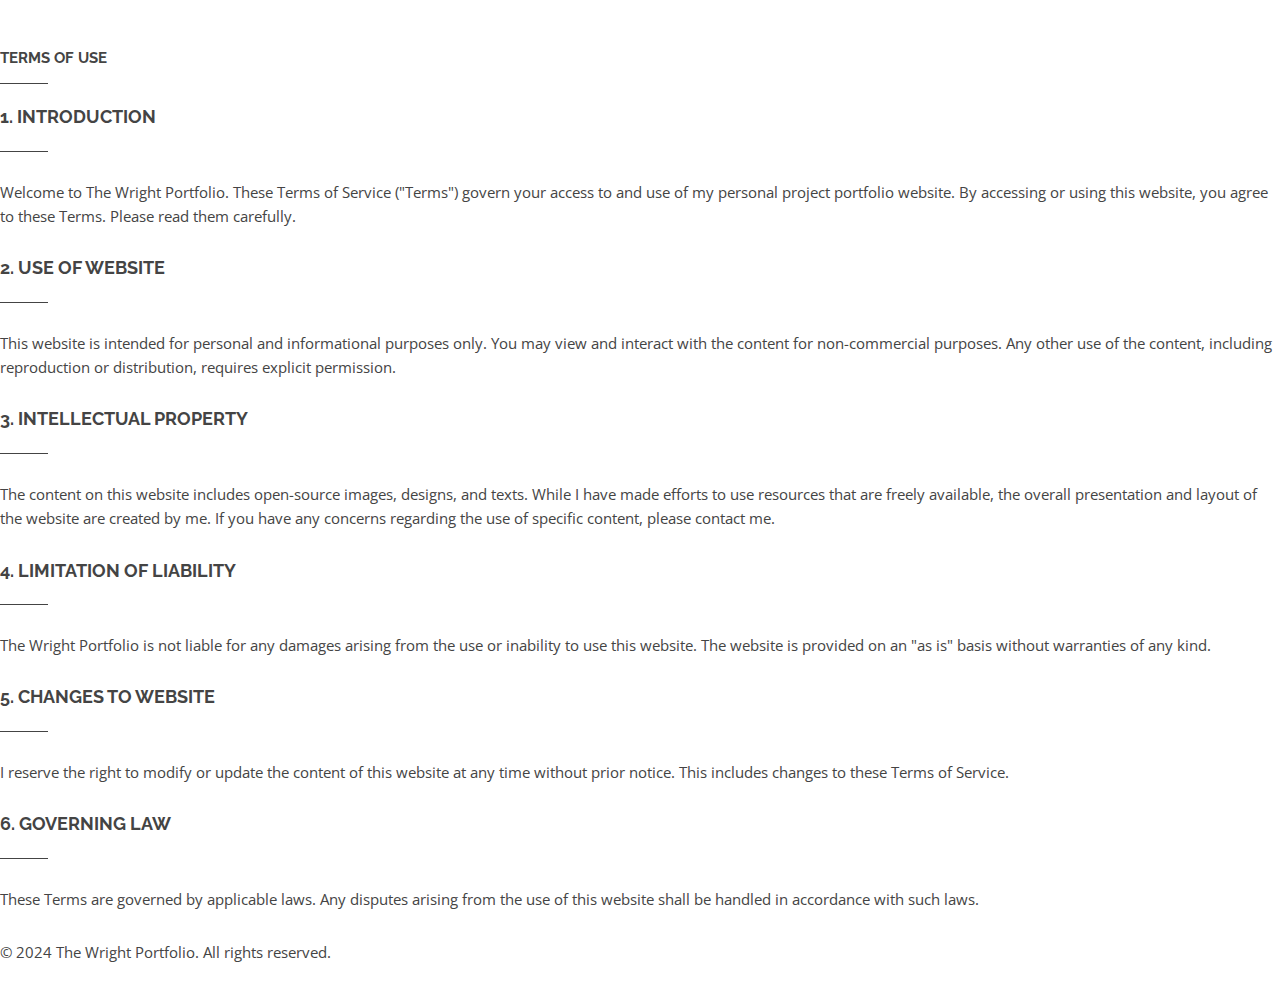
<file: termsofuse.html>
<!DOCTYPE html>
<html lang="en">
<head>
  <title>Terms of Use</title>
  <meta charset="UTF-8">
		<meta name="viewport" content="width=device-width, initial-scale=1, user-scalable=no" />
		<link rel="apple-touch-icon" sizes="180x180" href="apple-touch-icon.png">
		<link rel="icon" type="image/png" sizes="32x32" href="favicon-32x32.png">
		<link rel="icon" type="image/png" sizes="16x16" href="favicon-16x16.png">
		<link rel="manifest" href="site.webmanifest">
		<link rel="stylesheet" href="assets/css/main.css" />
		<noscript><link rel="stylesheet" href="assets/css/noscript.css" /></noscript>
</head>
<body>
  <header>
    <h1>Terms of Use</h1>
  </header>
  
  <main>
    <section class="terms">
      <h2>1. Introduction</h2>
      <p>Welcome to The Wright Portfolio. These Terms of Service ("Terms") govern your access to and use of my personal project portfolio website. By accessing or using this website, you agree to these Terms. Please read them carefully.</p>

      <h2>2. Use of Website</h2>
      <p>This website is intended for personal and informational purposes only. You may view and interact with the content for non-commercial purposes. Any other use of the content, including reproduction or distribution, requires explicit permission.</p>

      <h2>3. Intellectual Property</h2>
      <p>The content on this website includes open-source images, designs, and texts. While I have made efforts to use resources that are freely available, the overall presentation and layout of the website are created by me. If you have any concerns regarding the use of specific content, please contact me.</p>

      <h2>4. Limitation of Liability</h2>
      <p>The Wright Portfolio is not liable for any damages arising from the use or inability to use this website. The website is provided on an "as is" basis without warranties of any kind.</p>

      <h2>5. Changes to Website</h2>
      <p>I reserve the right to modify or update the content of this website at any time without prior notice. This includes changes to these Terms of Service.</p>

      <h2>6. Governing Law</h2>
      <p>These Terms are governed by applicable laws. Any disputes arising from the use of this website shall be handled in accordance with such laws.</p>
    </section>
  </main>

  <footer>
    <p>&copy; 2024 The Wright Portfolio. All rights reserved.</p>
  </footer>
</body>
</html>
</file>
<file: assets/css/noscript.css>
/*
	Slate by Pixelarity
	pixelarity.com | hello@pixelarity.com
	License: pixelarity.com/license
*/

/* Banner */

	#banner > article {
		display: none;
	}

		#banner > article:first-child {
			background-image: url("../../images/slide01.jpg");
			display: block !important;
			opacity: 1 !important;
			visibility: visible !important;
		}
</file>
<file: assets/css/main.css>
@import url(fontawesome-all.min.css);
@import url("https://fonts.googleapis.com/css?family=Open+Sans:400italic,600italic,400,600|Raleway:500,700,800");

/*
	Slate by Pixelarity
	pixelarity.com | hello@pixelarity.com
	License: pixelarity.com/license
*/

html, body, div, span, applet, object,
iframe, h1, h2, h3, h4, h5, h6, p, blockquote,
pre, a, abbr, acronym, address, big, cite,
code, del, dfn, em, img, ins, kbd, q, s, samp,
small, strike, strong, sub, sup, tt, var, b,
u, i, center, dl, dt, dd, ol, ul, li, fieldset,
form, label, legend, table, caption, tbody,
tfoot, thead, tr, th, td, article, aside,
canvas, details, embed, figure, figcaption,
footer, header, hgroup, menu, nav, output, ruby,
section, summary, time, mark, audio, video {
	margin: 0;
	padding: 0;
	border: 0;
	font-size: 100%;
	font: inherit;
	vertical-align: baseline;}

article, aside, details, figcaption, figure,
footer, header, hgroup, menu, nav, section {
	display: block;}

body {
	line-height: 1;
}

ol, ul {
	list-style: none;
}

blockquote, q {
	quotes: none;
}

	blockquote:before, blockquote:after, q:before, q:after {
		content: '';
		content: none;
	}

table {
	border-collapse: collapse;
	border-spacing: 0;
}

body {
	-webkit-text-size-adjust: none;
}

mark {
	background-color: transparent;
	color: inherit;
}

input::-moz-focus-inner {
	border: 0;
	padding: 0;
}

input, select, textarea {
	-moz-appearance: none;
	-webkit-appearance: none;
	-ms-appearance: none;
	appearance: none;
}

/* Basic */

	@-ms-viewport {
		width: device-width;
	}

	body {
		-ms-overflow-style: scrollbar;
	}

	@media screen and (max-width: 480px) {

		html, body {
			min-width: 320px;
		}

	}

	html {
		box-sizing: border-box;
	}

	*, *:before, *:after {
		box-sizing: inherit;
	}

	body {
		background: #fff;
	}

		body.is-preload *, body.is-preload *:before, body.is-preload *:after {
			-moz-animation: none !important;
			-webkit-animation: none !important;
			-ms-animation: none !important;
			animation: none !important;
			-moz-transition: none !important;
			-webkit-transition: none !important;
			-ms-transition: none !important;
			transition: none !important;
		}

/* Type */

	body {
		background-color: #fff;
		color: #444;
	}

	body, input, select, textarea {
		font-family: "Open Sans", Helvetica, sans-serif;
		font-size: 13pt;
		font-weight: 400;
		line-height: 1.65em;
	}

		@media screen and (max-width: 1680px) {

			body, input, select, textarea {
				font-size: 11pt;
			}

		}

	a {
		-moz-transition: border-bottom-color 0.2s ease-in-out;
		-webkit-transition: border-bottom-color 0.2s ease-in-out;
		-ms-transition: border-bottom-color 0.2s ease-in-out;
		transition: border-bottom-color 0.2s ease-in-out;
		border-bottom: dotted 1px;
		text-decoration: none;
	}

		a:hover {
			border-bottom-color: transparent;
		}

	strong, b {
		font-weight: 600;
	}

	em, i {
		font-style: italic;
	}

	p {
		margin: 0 0 2em 0;
	}

	h1, h2, h3, h4, h5, h6 {
		font-family: "Raleway", Helvetica, sans-serif;
		font-weight: 700;
		line-height: 1em;
		margin: 0 0 1.5em 0;
		padding-bottom: 1.25em;
		position: relative;
		text-transform: uppercase;
	}

		h1:after, h2:after, h3:after, h4:after, h5:after, h6:after {
			border-bottom: solid 1px;
			bottom: 0;
			content: '';
			display: inline-block;
			left: 0;
			position: absolute;
			width: 3rem;
		}

		h1 a, h2 a, h3 a, h4 a, h5 a, h6 a {
			border-bottom: 0;
			color: inherit;
			text-decoration: none;
		}

		h1.alt, h2.alt, h3.alt, h4.alt, h5.alt, h6.alt {
			margin: 0 0 1em 0;
			padding-bottom: 0;
		}

			h1.alt:after, h2.alt:after, h3.alt:after, h4.alt:after, h5.alt:after, h6.alt:after {
				display: none;
			}

	h2 {
		font-size: 1.25em;
		line-height: 1.25em;
	}

	h3 {
		font-size: 1em;
		line-height: 1.5em;
	}

	h4 {
		font-size: 1.1em;
		line-height: 1.5em;
	}

	h5 {
		font-size: 0.9em;
		line-height: 1.5em;
	}

	h6 {
		font-size: 0.7em;
		line-height: 1.5em;
	}

	@media screen and (max-width: 736px) {

		h2 {
			line-height: 1.5em;
		}

	}

	sub {
		font-size: 0.8em;
		position: relative;
		top: 0.5em;
	}

	sup {
		font-size: 0.8em;
		position: relative;
		top: -0.5em;
	}

	blockquote {
		border-left: solid 4px;
		font-style: italic;
		margin: 0 0 2em 0;
		padding: 0.5em 0 0.5em 2em;
	}

	code {
		border: solid 1px;
		font-family: "Courier New", monospace;
		font-size: 0.9em;
		margin: 0 0.25em;
		padding: 0.25em 0.65em;
	}

	pre {
		-webkit-overflow-scrolling: touch;
		font-family: "Courier New", monospace;
		font-size: 0.9em;
		margin: 0 0 2em 0;
	}

		pre code {
			display: block;
			line-height: 1.75em;
			padding: 1em 1.5em;
			overflow-x: auto;
		}

	hr {
		border: 0;
		border-bottom: solid 1px;
		margin: 2em 0;
	}

		hr.major {
			margin: 3em 0;
		}

	.align-left {
		text-align: left;
	}

	.align-center {
		text-align: center;
	}

	.align-right {
		text-align: right;
	}

	input, select, textarea {
		color: #444;
	}

	a {
		color: #444;
	}

	strong, b {
		color: #444;
	}

	h1, h2, h3, h4, h5, h6 {
		color: #444;
	}

	blockquote {
		border-left-color: #e6e6e6;
	}

	code {
		background: #f6f6f6;
		border-color: #e6e6e6;
	}

	hr {
		border-bottom-color: #e6e6e6;
	}

/* Row */

	.row {
		display: flex;
		flex-wrap: wrap;
		box-sizing: border-box;
		align-items: stretch;
	}

		.row > * {
			box-sizing: border-box;
		}

		.row.gtr-uniform > * > :last-child {
			margin-bottom: 0;
		}

		.row.aln-left {
			justify-content: flex-start;
		}

		.row.aln-center {
			justify-content: center;
		}

		.row.aln-right {
			justify-content: flex-end;
		}

		.row.aln-top {
			align-items: flex-start;
		}

		.row.aln-middle {
			align-items: center;
		}

		.row.aln-bottom {
			align-items: flex-end;
		}

		.row > .imp {
			order: -1;
		}

		.row > .col-1 {
			width: 8.33333%;
		}

		.row > .off-1 {
			margin-left: 8.33333%;
		}

		.row > .col-2 {
			width: 16.66667%;
		}

		.row > .off-2 {
			margin-left: 16.66667%;
		}

		.row > .col-3 {
			width: 25%;
		}

		.row > .off-3 {
			margin-left: 25%;
		}

		.row > .col-4 {
			width: 33.33333%;
		}

		.row > .off-4 {
			margin-left: 33.33333%;
		}

		.row > .col-5 {
			width: 41.66667%;
		}

		.row > .off-5 {
			margin-left: 41.66667%;
		}

		.row > .col-6 {
			width: 50%;
		}

		.row > .off-6 {
			margin-left: 50%;
		}

		.row > .col-7 {
			width: 58.33333%;
		}

		.row > .off-7 {
			margin-left: 58.33333%;
		}

		.row > .col-8 {
			width: 66.66667%;
		}

		.row > .off-8 {
			margin-left: 66.66667%;
		}

		.row > .col-9 {
			width: 75%;
		}

		.row > .off-9 {
			margin-left: 75%;
		}

		.row > .col-10 {
			width: 83.33333%;
		}

		.row > .off-10 {
			margin-left: 83.33333%;
		}

		.row > .col-11 {
			width: 91.66667%;
		}

		.row > .off-11 {
			margin-left: 91.66667%;
		}

		.row > .col-12 {
			width: 100%;
		}

		.row > .off-12 {
			margin-left: 100%;
		}

		.row.gtr-0 {
			margin-top: 0;
			margin-left: 0em;
		}

			.row.gtr-0 > * {
				padding: 0 0 0 0em;
			}

			.row.gtr-0.gtr-uniform {
				margin-top: 0em;
			}

				.row.gtr-0.gtr-uniform > * {
					padding-top: 0em;
				}

		.row.gtr-25 {
			margin-top: 0;
			margin-left: -0.5em;
		}

			.row.gtr-25 > * {
				padding: 0 0 0 0.5em;
			}

			.row.gtr-25.gtr-uniform {
				margin-top: -0.5em;
			}

				.row.gtr-25.gtr-uniform > * {
					padding-top: 0.5em;
				}

		.row.gtr-50 {
			margin-top: 0;
			margin-left: -1em;
		}

			.row.gtr-50 > * {
				padding: 0 0 0 1em;
			}

			.row.gtr-50.gtr-uniform {
				margin-top: -1em;
			}

				.row.gtr-50.gtr-uniform > * {
					padding-top: 1em;
				}

		.row {
			margin-top: 0;
			margin-left: -2em;
		}

			.row > * {
				padding: 0 0 0 2em;
			}

			.row.gtr-uniform {
				margin-top: -2em;
			}

				.row.gtr-uniform > * {
					padding-top: 2em;
				}

		.row.gtr-150 {
			margin-top: 0;
			margin-left: -3em;
		}

			.row.gtr-150 > * {
				padding: 0 0 0 3em;
			}

			.row.gtr-150.gtr-uniform {
				margin-top: -3em;
			}

				.row.gtr-150.gtr-uniform > * {
					padding-top: 3em;
				}

		.row.gtr-200 {
			margin-top: 0;
			margin-left: -4em;
		}

			.row.gtr-200 > * {
				padding: 0 0 0 4em;
			}

			.row.gtr-200.gtr-uniform {
				margin-top: -4em;
			}

				.row.gtr-200.gtr-uniform > * {
					padding-top: 4em;
				}

		@media screen and (max-width: 1680px) {

			.row {
				display: flex;
				flex-wrap: wrap;
				box-sizing: border-box;
				align-items: stretch;
			}

				.row > * {
					box-sizing: border-box;
				}

				.row.gtr-uniform > * > :last-child {
					margin-bottom: 0;
				}

				.row.aln-left {
					justify-content: flex-start;
				}

				.row.aln-center {
					justify-content: center;
				}

				.row.aln-right {
					justify-content: flex-end;
				}

				.row.aln-top {
					align-items: flex-start;
				}

				.row.aln-middle {
					align-items: center;
				}

				.row.aln-bottom {
					align-items: flex-end;
				}

				.row > .imp-xlarge {
					order: -1;
				}

				.row > .col-1-xlarge {
					width: 8.33333%;
				}

				.row > .off-1-xlarge {
					margin-left: 8.33333%;
				}

				.row > .col-2-xlarge {
					width: 16.66667%;
				}

				.row > .off-2-xlarge {
					margin-left: 16.66667%;
				}

				.row > .col-3-xlarge {
					width: 25%;
				}

				.row > .off-3-xlarge {
					margin-left: 25%;
				}

				.row > .col-4-xlarge {
					width: 33.33333%;
				}

				.row > .off-4-xlarge {
					margin-left: 33.33333%;
				}

				.row > .col-5-xlarge {
					width: 41.66667%;
				}

				.row > .off-5-xlarge {
					margin-left: 41.66667%;
				}

				.row > .col-6-xlarge {
					width: 50%;
				}

				.row > .off-6-xlarge {
					margin-left: 50%;
				}

				.row > .col-7-xlarge {
					width: 58.33333%;
				}

				.row > .off-7-xlarge {
					margin-left: 58.33333%;
				}

				.row > .col-8-xlarge {
					width: 66.66667%;
				}

				.row > .off-8-xlarge {
					margin-left: 66.66667%;
				}

				.row > .col-9-xlarge {
					width: 75%;
				}

				.row > .off-9-xlarge {
					margin-left: 75%;
				}

				.row > .col-10-xlarge {
					width: 83.33333%;
				}

				.row > .off-10-xlarge {
					margin-left: 83.33333%;
				}

				.row > .col-11-xlarge {
					width: 91.66667%;
				}

				.row > .off-11-xlarge {
					margin-left: 91.66667%;
				}

				.row > .col-12-xlarge {
					width: 100%;
				}

				.row > .off-12-xlarge {
					margin-left: 100%;
				}

				.row.gtr-0 {
					margin-top: 0;
					margin-left: 0em;
				}

					.row.gtr-0 > * {
						padding: 0 0 0 0em;
					}

					.row.gtr-0.gtr-uniform {
						margin-top: 0em;
					}

						.row.gtr-0.gtr-uniform > * {
							padding-top: 0em;
						}

				.row.gtr-25 {
					margin-top: 0;
					margin-left: -0.5em;
				}

					.row.gtr-25 > * {
						padding: 0 0 0 0.5em;
					}

					.row.gtr-25.gtr-uniform {
						margin-top: -0.5em;
					}

						.row.gtr-25.gtr-uniform > * {
							padding-top: 0.5em;
						}

				.row.gtr-50 {
					margin-top: 0;
					margin-left: -1em;
				}

					.row.gtr-50 > * {
						padding: 0 0 0 1em;
					}

					.row.gtr-50.gtr-uniform {
						margin-top: -1em;
					}

						.row.gtr-50.gtr-uniform > * {
							padding-top: 1em;
						}

				.row {
					margin-top: 0;
					margin-left: -2em;
				}

					.row > * {
						padding: 0 0 0 2em;
					}

					.row.gtr-uniform {
						margin-top: -2em;
					}

						.row.gtr-uniform > * {
							padding-top: 2em;
						}

				.row.gtr-150 {
					margin-top: 0;
					margin-left: -3em;
				}

					.row.gtr-150 > * {
						padding: 0 0 0 3em;
					}

					.row.gtr-150.gtr-uniform {
						margin-top: -3em;
					}

						.row.gtr-150.gtr-uniform > * {
							padding-top: 3em;
						}

				.row.gtr-200 {
					margin-top: 0;
					margin-left: -4em;
				}

					.row.gtr-200 > * {
						padding: 0 0 0 4em;
					}

					.row.gtr-200.gtr-uniform {
						margin-top: -4em;
					}

						.row.gtr-200.gtr-uniform > * {
							padding-top: 4em;
						}

		}

		@media screen and (max-width: 1280px) {

			.row {
				display: flex;
				flex-wrap: wrap;
				box-sizing: border-box;
				align-items: stretch;
			}

				.row > * {
					box-sizing: border-box;
				}

				.row.gtr-uniform > * > :last-child {
					margin-bottom: 0;
				}

				.row.aln-left {
					justify-content: flex-start;
				}

				.row.aln-center {
					justify-content: center;
				}

				.row.aln-right {
					justify-content: flex-end;
				}

				.row.aln-top {
					align-items: flex-start;
				}

				.row.aln-middle {
					align-items: center;
				}

				.row.aln-bottom {
					align-items: flex-end;
				}

				.row > .imp-large {
					order: -1;
				}

				.row > .col-1-large {
					width: 8.33333%;
				}

				.row > .off-1-large {
					margin-left: 8.33333%;
				}

				.row > .col-2-large {
					width: 16.66667%;
				}

				.row > .off-2-large {
					margin-left: 16.66667%;
				}

				.row > .col-3-large {
					width: 25%;
				}

				.row > .off-3-large {
					margin-left: 25%;
				}

				.row > .col-4-large {
					width: 33.33333%;
				}

				.row > .off-4-large {
					margin-left: 33.33333%;
				}

				.row > .col-5-large {
					width: 41.66667%;
				}

				.row > .off-5-large {
					margin-left: 41.66667%;
				}

				.row > .col-6-large {
					width: 50%;
				}

				.row > .off-6-large {
					margin-left: 50%;
				}

				.row > .col-7-large {
					width: 58.33333%;
				}

				.row > .off-7-large {
					margin-left: 58.33333%;
				}

				.row > .col-8-large {
					width: 66.66667%;
				}

				.row > .off-8-large {
					margin-left: 66.66667%;
				}

				.row > .col-9-large {
					width: 75%;
				}

				.row > .off-9-large {
					margin-left: 75%;
				}

				.row > .col-10-large {
					width: 83.33333%;
				}

				.row > .off-10-large {
					margin-left: 83.33333%;
				}

				.row > .col-11-large {
					width: 91.66667%;
				}

				.row > .off-11-large {
					margin-left: 91.66667%;
				}

				.row > .col-12-large {
					width: 100%;
				}

				.row > .off-12-large {
					margin-left: 100%;
				}

				.row.gtr-0 {
					margin-top: 0;
					margin-left: 0em;
				}

					.row.gtr-0 > * {
						padding: 0 0 0 0em;
					}

					.row.gtr-0.gtr-uniform {
						margin-top: 0em;
					}

						.row.gtr-0.gtr-uniform > * {
							padding-top: 0em;
						}

				.row.gtr-25 {
					margin-top: 0;
					margin-left: -0.375em;
				}

					.row.gtr-25 > * {
						padding: 0 0 0 0.375em;
					}

					.row.gtr-25.gtr-uniform {
						margin-top: -0.375em;
					}

						.row.gtr-25.gtr-uniform > * {
							padding-top: 0.375em;
						}

				.row.gtr-50 {
					margin-top: 0;
					margin-left: -0.75em;
				}

					.row.gtr-50 > * {
						padding: 0 0 0 0.75em;
					}

					.row.gtr-50.gtr-uniform {
						margin-top: -0.75em;
					}

						.row.gtr-50.gtr-uniform > * {
							padding-top: 0.75em;
						}

				.row {
					margin-top: 0;
					margin-left: -1.5em;
				}

					.row > * {
						padding: 0 0 0 1.5em;
					}

					.row.gtr-uniform {
						margin-top: -1.5em;
					}

						.row.gtr-uniform > * {
							padding-top: 1.5em;
						}

				.row.gtr-150 {
					margin-top: 0;
					margin-left: -2.25em;
				}

					.row.gtr-150 > * {
						padding: 0 0 0 2.25em;
					}

					.row.gtr-150.gtr-uniform {
						margin-top: -2.25em;
					}

						.row.gtr-150.gtr-uniform > * {
							padding-top: 2.25em;
						}

				.row.gtr-200 {
					margin-top: 0;
					margin-left: -3em;
				}

					.row.gtr-200 > * {
						padding: 0 0 0 3em;
					}

					.row.gtr-200.gtr-uniform {
						margin-top: -3em;
					}

						.row.gtr-200.gtr-uniform > * {
							padding-top: 3em;
						}

		}

		@media screen and (max-width: 980px) {

			.row {
				display: flex;
				flex-wrap: wrap;
				box-sizing: border-box;
				align-items: stretch;
			}

				.row > * {
					box-sizing: border-box;
				}

				.row.gtr-uniform > * > :last-child {
					margin-bottom: 0;
				}

				.row.aln-left {
					justify-content: flex-start;
				}

				.row.aln-center {
					justify-content: center;
				}

				.row.aln-right {
					justify-content: flex-end;
				}

				.row.aln-top {
					align-items: flex-start;
				}

				.row.aln-middle {
					align-items: center;
				}

				.row.aln-bottom {
					align-items: flex-end;
				}

				.row > .imp-medium {
					order: -1;
				}

				.row > .col-1-medium {
					width: 8.33333%;
				}

				.row > .off-1-medium {
					margin-left: 8.33333%;
				}

				.row > .col-2-medium {
					width: 16.66667%;
				}

				.row > .off-2-medium {
					margin-left: 16.66667%;
				}

				.row > .col-3-medium {
					width: 25%;
				}

				.row > .off-3-medium {
					margin-left: 25%;
				}

				.row > .col-4-medium {
					width: 33.33333%;
				}

				.row > .off-4-medium {
					margin-left: 33.33333%;
				}

				.row > .col-5-medium {
					width: 41.66667%;
				}

				.row > .off-5-medium {
					margin-left: 41.66667%;
				}

				.row > .col-6-medium {
					width: 50%;
				}

				.row > .off-6-medium {
					margin-left: 50%;
				}

				.row > .col-7-medium {
					width: 58.33333%;
				}

				.row > .off-7-medium {
					margin-left: 58.33333%;
				}

				.row > .col-8-medium {
					width: 66.66667%;
				}

				.row > .off-8-medium {
					margin-left: 66.66667%;
				}

				.row > .col-9-medium {
					width: 75%;
				}

				.row > .off-9-medium {
					margin-left: 75%;
				}

				.row > .col-10-medium {
					width: 83.33333%;
				}

				.row > .off-10-medium {
					margin-left: 83.33333%;
				}

				.row > .col-11-medium {
					width: 91.66667%;
				}

				.row > .off-11-medium {
					margin-left: 91.66667%;
				}

				.row > .col-12-medium {
					width: 100%;
				}

				.row > .off-12-medium {
					margin-left: 100%;
				}

				.row.gtr-0 {
					margin-top: 0;
					margin-left: 0em;
				}

					.row.gtr-0 > * {
						padding: 0 0 0 0em;
					}

					.row.gtr-0.gtr-uniform {
						margin-top: 0em;
					}

						.row.gtr-0.gtr-uniform > * {
							padding-top: 0em;
						}

				.row.gtr-25 {
					margin-top: 0;
					margin-left: -0.375em;
				}

					.row.gtr-25 > * {
						padding: 0 0 0 0.375em;
					}

					.row.gtr-25.gtr-uniform {
						margin-top: -0.375em;
					}

						.row.gtr-25.gtr-uniform > * {
							padding-top: 0.375em;
						}

				.row.gtr-50 {
					margin-top: 0;
					margin-left: -0.75em;
				}

					.row.gtr-50 > * {
						padding: 0 0 0 0.75em;
					}

					.row.gtr-50.gtr-uniform {
						margin-top: -0.75em;
					}

						.row.gtr-50.gtr-uniform > * {
							padding-top: 0.75em;
						}

				.row {
					margin-top: 0;
					margin-left: -1.5em;
				}

					.row > * {
						padding: 0 0 0 1.5em;
					}

					.row.gtr-uniform {
						margin-top: -1.5em;
					}

						.row.gtr-uniform > * {
							padding-top: 1.5em;
						}

				.row.gtr-150 {
					margin-top: 0;
					margin-left: -2.25em;
				}

					.row.gtr-150 > * {
						padding: 0 0 0 2.25em;
					}

					.row.gtr-150.gtr-uniform {
						margin-top: -2.25em;
					}

						.row.gtr-150.gtr-uniform > * {
							padding-top: 2.25em;
						}

				.row.gtr-200 {
					margin-top: 0;
					margin-left: -3em;
				}

					.row.gtr-200 > * {
						padding: 0 0 0 3em;
					}

					.row.gtr-200.gtr-uniform {
						margin-top: -3em;
					}

						.row.gtr-200.gtr-uniform > * {
							padding-top: 3em;
						}

		}

		@media screen and (max-width: 736px) {

			.row {
				display: flex;
				flex-wrap: wrap;
				box-sizing: border-box;
				align-items: stretch;
			}

				.row > * {
					box-sizing: border-box;
				}

				.row.gtr-uniform > * > :last-child {
					margin-bottom: 0;
				}

				.row.aln-left {
					justify-content: flex-start;
				}

				.row.aln-center {
					justify-content: center;
				}

				.row.aln-right {
					justify-content: flex-end;
				}

				.row.aln-top {
					align-items: flex-start;
				}

				.row.aln-middle {
					align-items: center;
				}

				.row.aln-bottom {
					align-items: flex-end;
				}

				.row > .imp-small {
					order: -1;
				}

				.row > .col-1-small {
					width: 8.33333%;
				}

				.row > .off-1-small {
					margin-left: 8.33333%;
				}

				.row > .col-2-small {
					width: 16.66667%;
				}

				.row > .off-2-small {
					margin-left: 16.66667%;
				}

				.row > .col-3-small {
					width: 25%;
				}

				.row > .off-3-small {
					margin-left: 25%;
				}

				.row > .col-4-small {
					width: 33.33333%;
				}

				.row > .off-4-small {
					margin-left: 33.33333%;
				}

				.row > .col-5-small {
					width: 41.66667%;
				}

				.row > .off-5-small {
					margin-left: 41.66667%;
				}

				.row > .col-6-small {
					width: 50%;
				}

				.row > .off-6-small {
					margin-left: 50%;
				}

				.row > .col-7-small {
					width: 58.33333%;
				}

				.row > .off-7-small {
					margin-left: 58.33333%;
				}

				.row > .col-8-small {
					width: 66.66667%;
				}

				.row > .off-8-small {
					margin-left: 66.66667%;
				}

				.row > .col-9-small {
					width: 75%;
				}

				.row > .off-9-small {
					margin-left: 75%;
				}

				.row > .col-10-small {
					width: 83.33333%;
				}

				.row > .off-10-small {
					margin-left: 83.33333%;
				}

				.row > .col-11-small {
					width: 91.66667%;
				}

				.row > .off-11-small {
					margin-left: 91.66667%;
				}

				.row > .col-12-small {
					width: 100%;
				}

				.row > .off-12-small {
					margin-left: 100%;
				}

				.row.gtr-0 {
					margin-top: 0;
					margin-left: 0em;
				}

					.row.gtr-0 > * {
						padding: 0 0 0 0em;
					}

					.row.gtr-0.gtr-uniform {
						margin-top: 0em;
					}

						.row.gtr-0.gtr-uniform > * {
							padding-top: 0em;
						}

				.row.gtr-25 {
					margin-top: 0;
					margin-left: -0.3125em;
				}

					.row.gtr-25 > * {
						padding: 0 0 0 0.3125em;
					}

					.row.gtr-25.gtr-uniform {
						margin-top: -0.3125em;
					}

						.row.gtr-25.gtr-uniform > * {
							padding-top: 0.3125em;
						}

				.row.gtr-50 {
					margin-top: 0;
					margin-left: -0.625em;
				}

					.row.gtr-50 > * {
						padding: 0 0 0 0.625em;
					}

					.row.gtr-50.gtr-uniform {
						margin-top: -0.625em;
					}

						.row.gtr-50.gtr-uniform > * {
							padding-top: 0.625em;
						}

				.row {
					margin-top: 0;
					margin-left: -1.25em;
				}

					.row > * {
						padding: 0 0 0 1.25em;
					}

					.row.gtr-uniform {
						margin-top: -1.25em;
					}

						.row.gtr-uniform > * {
							padding-top: 1.25em;
						}

				.row.gtr-150 {
					margin-top: 0;
					margin-left: -1.875em;
				}

					.row.gtr-150 > * {
						padding: 0 0 0 1.875em;
					}

					.row.gtr-150.gtr-uniform {
						margin-top: -1.875em;
					}

						.row.gtr-150.gtr-uniform > * {
							padding-top: 1.875em;
						}

				.row.gtr-200 {
					margin-top: 0;
					margin-left: -2.5em;
				}

					.row.gtr-200 > * {
						padding: 0 0 0 2.5em;
					}

					.row.gtr-200.gtr-uniform {
						margin-top: -2.5em;
					}

						.row.gtr-200.gtr-uniform > * {
							padding-top: 2.5em;
						}

		}

		@media screen and (max-width: 480px) {

			.row {
				display: flex;
				flex-wrap: wrap;
				box-sizing: border-box;
				align-items: stretch;
			}

				.row > * {
					box-sizing: border-box;
				}

				.row.gtr-uniform > * > :last-child {
					margin-bottom: 0;
				}

				.row.aln-left {
					justify-content: flex-start;
				}

				.row.aln-center {
					justify-content: center;
				}

				.row.aln-right {
					justify-content: flex-end;
				}

				.row.aln-top {
					align-items: flex-start;
				}

				.row.aln-middle {
					align-items: center;
				}

				.row.aln-bottom {
					align-items: flex-end;
				}

				.row > .imp-xsmall {
					order: -1;
				}

				.row > .col-1-xsmall {
					width: 8.33333%;
				}

				.row > .off-1-xsmall {
					margin-left: 8.33333%;
				}

				.row > .col-2-xsmall {
					width: 16.66667%;
				}

				.row > .off-2-xsmall {
					margin-left: 16.66667%;
				}

				.row > .col-3-xsmall {
					width: 25%;
				}

				.row > .off-3-xsmall {
					margin-left: 25%;
				}

				.row > .col-4-xsmall {
					width: 33.33333%;
				}

				.row > .off-4-xsmall {
					margin-left: 33.33333%;
				}

				.row > .col-5-xsmall {
					width: 41.66667%;
				}

				.row > .off-5-xsmall {
					margin-left: 41.66667%;
				}

				.row > .col-6-xsmall {
					width: 50%;
				}

				.row > .off-6-xsmall {
					margin-left: 50%;
				}

				.row > .col-7-xsmall {
					width: 58.33333%;
				}

				.row > .off-7-xsmall {
					margin-left: 58.33333%;
				}

				.row > .col-8-xsmall {
					width: 66.66667%;
				}

				.row > .off-8-xsmall {
					margin-left: 66.66667%;
				}

				.row > .col-9-xsmall {
					width: 75%;
				}

				.row > .off-9-xsmall {
					margin-left: 75%;
				}

				.row > .col-10-xsmall {
					width: 83.33333%;
				}

				.row > .off-10-xsmall {
					margin-left: 83.33333%;
				}

				.row > .col-11-xsmall {
					width: 91.66667%;
				}

				.row > .off-11-xsmall {
					margin-left: 91.66667%;
				}

				.row > .col-12-xsmall {
					width: 100%;
				}

				.row > .off-12-xsmall {
					margin-left: 100%;
				}

				.row.gtr-0 {
					margin-top: 0;
					margin-left: 0em;
				}

					.row.gtr-0 > * {
						padding: 0 0 0 0em;
					}

					.row.gtr-0.gtr-uniform {
						margin-top: 0em;
					}

						.row.gtr-0.gtr-uniform > * {
							padding-top: 0em;
						}

				.row.gtr-25 {
					margin-top: 0;
					margin-left: -0.3125em;
				}

					.row.gtr-25 > * {
						padding: 0 0 0 0.3125em;
					}

					.row.gtr-25.gtr-uniform {
						margin-top: -0.3125em;
					}

						.row.gtr-25.gtr-uniform > * {
							padding-top: 0.3125em;
						}

				.row.gtr-50 {
					margin-top: 0;
					margin-left: -0.625em;
				}

					.row.gtr-50 > * {
						padding: 0 0 0 0.625em;
					}

					.row.gtr-50.gtr-uniform {
						margin-top: -0.625em;
					}

						.row.gtr-50.gtr-uniform > * {
							padding-top: 0.625em;
						}

				.row {
					margin-top: 0;
					margin-left: -1.25em;
				}

					.row > * {
						padding: 0 0 0 1.25em;
					}

					.row.gtr-uniform {
						margin-top: -1.25em;
					}

						.row.gtr-uniform > * {
							padding-top: 1.25em;
						}

				.row.gtr-150 {
					margin-top: 0;
					margin-left: -1.875em;
				}

					.row.gtr-150 > * {
						padding: 0 0 0 1.875em;
					}

					.row.gtr-150.gtr-uniform {
						margin-top: -1.875em;
					}

						.row.gtr-150.gtr-uniform > * {
							padding-top: 1.875em;
						}

				.row.gtr-200 {
					margin-top: 0;
					margin-left: -2.5em;
				}

					.row.gtr-200 > * {
						padding: 0 0 0 2.5em;
					}

					.row.gtr-200.gtr-uniform {
						margin-top: -2.5em;
					}

						.row.gtr-200.gtr-uniform > * {
							padding-top: 2.5em;
						}

		}

/* Box */

	.box {
		border: solid 1px;
		margin-bottom: 2em;
		padding: 1.5em;
	}

		.box > :last-child,
		.box > :last-child > :last-child,
		.box > :last-child > :last-child > :last-child {
			margin-bottom: 0;
		}

		.box.alt {
			border: 0;
			padding: 0;
		}

	.box {
		border-color: #e6e6e6;
	}

/* Button */

	input[type="submit"],
	input[type="reset"],
	input[type="button"],
	button,
	.button {
		-moz-appearance: none;
		-webkit-appearance: none;
		-ms-appearance: none;
		appearance: none;
		-moz-transition: background-color 0.2s ease-in-out;
		-webkit-transition: background-color 0.2s ease-in-out;
		-ms-transition: background-color 0.2s ease-in-out;
		transition: background-color 0.2s ease-in-out;
		border: 0;
		border-radius: 0;
		cursor: pointer;
		display: inline-block;
		font-family: "Raleway", Helvetica, sans-serif;
		font-weight: 700;
		height: 2.75em;
		line-height: 2.75em;
		padding: 0 1.5em;
		text-align: center;
		text-decoration: none;
		text-transform: uppercase;
		white-space: nowrap;
	}

		input[type="submit"].icon,
		input[type="reset"].icon,
		input[type="button"].icon,
		button.icon,
		.button.icon {
			padding-left: 1.35em;
		}

			input[type="submit"].icon:before,
			input[type="reset"].icon:before,
			input[type="button"].icon:before,
			button.icon:before,
			.button.icon:before {
				margin-right: 0.5em;
			}

		input[type="submit"].fit,
		input[type="reset"].fit,
		input[type="button"].fit,
		button.fit,
		.button.fit {
			display: block;
		}

		input[type="submit"].small,
		input[type="reset"].small,
		input[type="button"].small,
		button.small,
		.button.small {
			font-size: 0.8em;
		}

		input[type="submit"].large,
		input[type="reset"].large,
		input[type="button"].large,
		button.large,
		.button.large {
			font-size: 1.35em;
		}

		input[type="submit"].disabled, input[type="submit"]:disabled,
		input[type="reset"].disabled,
		input[type="reset"]:disabled,
		input[type="button"].disabled,
		input[type="button"]:disabled,
		button.disabled,
		button:disabled,
		.button.disabled,
		.button:disabled {
			pointer-events: none;
			opacity: 0.25;
		}

	input[type="submit"],
	input[type="reset"],
	input[type="button"],
	button,
	.button {
		background-color: transparent;
		color: #444 !important;
		box-shadow: inset 0 0 0 1px #444;
	}

		input[type="submit"]:hover,
		input[type="reset"]:hover,
		input[type="button"]:hover,
		button:hover,
		.button:hover {
			background-color: #f6f6f6;
		}

		input[type="submit"]:active,
		input[type="reset"]:active,
		input[type="button"]:active,
		button:active,
		.button:active {
			background-color: #e2e2e2;
		}

		input[type="submit"].primary,
		input[type="reset"].primary,
		input[type="button"].primary,
		button.primary,
		.button.primary {
			box-shadow: none;
			background-color: #444;
			color: #fff !important;
		}

			input[type="submit"].primary:hover,
			input[type="reset"].primary:hover,
			input[type="button"].primary:hover,
			button.primary:hover,
			.button.primary:hover {
				background-color: #515151;
			}

			input[type="submit"].primary:active,
			input[type="reset"].primary:active,
			input[type="button"].primary:active,
			button.primary:active,
			.button.primary:active {
				background-color: #373737;
			}

/* Features */

	.features {
		display: -moz-flex;
		display: -webkit-flex;
		display: -ms-flex;
		display: flex;
		-moz-justify-content: space-between;
		-webkit-justify-content: space-between;
		-ms-justify-content: space-between;
		justify-content: space-between;
		position: relative;
	}

		.features > section {
			width: calc(33.33333333% - 5em);
		}

			.features > section:before {
				content: '';
				display: block;
				height: 100%;
				margin-left: -3.75em;
				position: absolute;
				top: 0;
				width: 1px;
			}

			.features > section:first-child {
				border-left: 0;
			}

				.features > section:first-child:before {
					display: none;
				}

		@media screen and (max-width: 1280px) {

			.features > section {
				width: calc(33.33333333% - 2.5em);
			}

				.features > section:before {
					margin-left: -2em;
				}

		}

		@media screen and (max-width: 980px) {

			.features {
				-moz-flex-direction: column;
				-webkit-flex-direction: column;
				-ms-flex-direction: column;
				flex-direction: column;
			}

				.features > section {
					width: 100%;
				}

					.features > section:before {
						width: 100%;
						height: 1px;
						margin-left: 0;
						position: relative;
						top: -3em;
					}

					.features > section:first-child:before {
						display: none;
					}

		}

		@media screen and (max-width: 736px) {

			.features > section:before {
				top: -2.5em;
			}

		}

	.features > section:before {
		background-color: #e6e6e6;
	}

/* Form */

	form {
		margin: 0 0 2em 0;
	}

	label {
		display: block;
		margin: 0 0 0.5em 0;
		text-transform: uppercase;
		font-size: 0.9em;
		font-family: "Raleway", Helvetica, sans-serif;
		font-weight: 700;
	}

	input[type="text"],
	input[type="password"],
	input[type="email"],
	input[type="tel"],
	input[type="search"],
	input[type="url"],
	select,
	textarea {
		-moz-appearance: none;
		-webkit-appearance: none;
		-ms-appearance: none;
		appearance: none;
		border: none;
		border: solid 1px;
		border-radius: 0;
		background-color: transparent;
		color: inherit;
		display: block;
		outline: 0;
		padding: 0 1em;
		text-decoration: none;
		width: 100%;
	}

		input[type="text"]:invalid,
		input[type="password"]:invalid,
		input[type="email"]:invalid,
		input[type="tel"]:invalid,
		input[type="search"]:invalid,
		input[type="url"]:invalid,
		select:invalid,
		textarea:invalid {
			box-shadow: none;
		}

	select {
		background-size: 1.25rem;
		background-repeat: no-repeat;
		background-position: calc(100% - 1rem) center;
		height: 2.75em;
		padding-right: 2.75em;
		text-overflow: ellipsis;
	}

		select:focus::-ms-value {
			background-color: transparent;
		}

		select::-ms-expand {
			display: none;
		}

	input[type="text"],
	input[type="password"],
	input[type="email"],
	input[type="tel"],
	input[type="search"],
	input[type="url"],
	select {
		height: 2.75em;
	}

	textarea {
		padding: 0.75em 1em;
	}

	input[type="checkbox"],
	input[type="radio"] {
		-moz-appearance: none;
		-webkit-appearance: none;
		-ms-appearance: none;
		appearance: none;
		display: block;
		float: left;
		margin-right: -2em;
		opacity: 0;
		width: 1em;
		z-index: -1;
	}

		input[type="checkbox"] + label,
		input[type="radio"] + label {
			text-decoration: none;
			cursor: pointer;
			display: inline-block;
			padding-left: 2.4em;
			padding-right: 0.75em;
			position: relative;
			font-size: 1em;
			font-family: "Open Sans", Helvetica, sans-serif;
			font-weight: 400;
			text-transform: none;
		}

			input[type="checkbox"] + label:before,
			input[type="radio"] + label:before {
				-moz-osx-font-smoothing: grayscale;
				-webkit-font-smoothing: antialiased;
				display: inline-block;
				font-style: normal;
				font-variant: normal;
				text-rendering: auto;
				line-height: 1;
				text-transform: none !important;
				font-family: 'Font Awesome 5 Free';
				font-weight: 900;
			}

			input[type="checkbox"] + label:before,
			input[type="radio"] + label:before {
				border: solid 1px;
				content: '';
				display: inline-block;
				font-size: 0.8em;
				height: 2.0625em;
				left: 0;
				line-height: 2.0625em;
				position: absolute;
				text-align: center;
				top: 0;
				width: 2.0625em;
			}

		input[type="checkbox"]:checked + label:before,
		input[type="radio"]:checked + label:before {
			content: '\f00c';
		}

	input[type="radio"] + label:before {
		border-radius: 100%;
	}

	::-webkit-input-placeholder {
		opacity: 1.0;
	}

	:-moz-placeholder {
		opacity: 1.0;
	}

	::-moz-placeholder {
		opacity: 1.0;
	}

	:-ms-input-placeholder {
		opacity: 1.0;
	}

	label {
		color: #444;
	}

	input[type="text"],
	input[type="password"],
	input[type="email"],
	input[type="tel"],
	input[type="search"],
	input[type="url"],
	select,
	textarea {
		-moz-transition: border-color 0.2s ease-in-out;
		-webkit-transition: border-color 0.2s ease-in-out;
		-ms-transition: border-color 0.2s ease-in-out;
		transition: border-color 0.2s ease-in-out;
		border-color: #e6e6e6;
	}

		input[type="text"]:focus,
		input[type="password"]:focus,
		input[type="email"]:focus,
		input[type="tel"]:focus,
		input[type="search"]:focus,
		input[type="url"]:focus,
		select:focus,
		textarea:focus {
			border-color: #444;
		}

	select {
		background-image: url("data:image/svg+xml;charset=utf8,%3Csvg xmlns='http://www.w3.org/2000/svg' width='40' height='40' preserveAspectRatio='none' viewBox='0 0 40 40'%3E%3Cpath d='M9.4,12.3l10.4,10.4l10.4-10.4c0.2-0.2,0.5-0.4,0.9-0.4c0.3,0,0.6,0.1,0.9,0.4l3.3,3.3c0.2,0.2,0.4,0.5,0.4,0.9 c0,0.4-0.1,0.6-0.4,0.9L20.7,31.9c-0.2,0.2-0.5,0.4-0.9,0.4c-0.3,0-0.6-0.1-0.9-0.4L4.3,17.3c-0.2-0.2-0.4-0.5-0.4-0.9 c0-0.4,0.1-0.6,0.4-0.9l3.3-3.3c0.2-0.2,0.5-0.4,0.9-0.4S9.1,12.1,9.4,12.3z' fill='%23e6e6e6' /%3E%3C/svg%3E");
	}

		select option {
			color: #444;
			background: #fff;
		}

	input[type="checkbox"] + label,
	input[type="radio"] + label {
		color: #444;
	}

		input[type="checkbox"] + label:before,
		input[type="radio"] + label:before {
			-moz-transition: border-color 0.2s ease-in-out;
			-webkit-transition: border-color 0.2s ease-in-out;
			-ms-transition: border-color 0.2s ease-in-out;
			transition: border-color 0.2s ease-in-out;
			background: #f6f6f6;
			border-color: #e6e6e6;
		}

	input[type="checkbox"]:checked + label:before,
	input[type="radio"]:checked + label:before {
		background-color: #444;
		border-color: #444;
		color: #fff;
	}

	input[type="checkbox"]:focus + label:before,
	input[type="radio"]:focus + label:before {
		border-color: #444;
	}

	::-webkit-input-placeholder {
		color: #bbb !important;
	}

	:-moz-placeholder {
		color: #bbb !important;
	}

	::-moz-placeholder {
		color: #bbb !important;
	}

	:-ms-input-placeholder {
		color: #bbb !important;
	}

	.formerize-placeholder {
		color: #bbb !important;
	}

/* Icon */

	.icon {
		text-decoration: none;
		border-bottom: none;
		position: relative;
	}

		.icon:before {
			-moz-osx-font-smoothing: grayscale;
			-webkit-font-smoothing: antialiased;
			display: inline-block;
			font-style: normal;
			font-variant: normal;
			text-rendering: auto;
			line-height: 1;
			text-transform: none !important;
			font-family: 'Font Awesome 5 Free';
			font-weight: 400;
		}

		.icon > .label {
			display: none;
		}

		.icon.solid:before {
			font-weight: 900;
		}

		.icon.brands:before {
			font-family: 'Font Awesome 5 Brands';
		}

		.icon:before {
			cursor: inherit;
		}

	.icon-wrapper {
		width: 4em;
		height: 2em;
		line-height: 2em;
		display: inline-block;
		text-align: center;
		position: relative;
		margin: 1.235em 0;
	}

		.icon-wrapper:before, .icon-wrapper:after {
			content: '';
			width: 0;
			height: 0;
			border-left: solid 2em transparent;
			border-right: solid 2em transparent;
			position: absolute;
			left: 0;
		}

		.icon-wrapper:before {
			border-bottom: solid 1.235em;
			top: -1.235em;
		}

		.icon-wrapper:after {
			border-top: solid 1.235em;
			bottom: -1.235em;
		}

		.icon-wrapper .icon {
			cursor: default;
		}

			.icon-wrapper .icon:before {
				font-size: 1.5rem;
			}

		.icon-wrapper.major {
			display: block;
			margin: 1.235em 0 3.235em 0;
		}

		.icon-wrapper.small {
			font-size: 0.75em;
		}

			.icon-wrapper.small .icon:before {
				font-size: 1.25rem;
			}

	.icon-wrapper {
		background-color: #f6f6f6;
		box-shadow: 0 -1px 0 0 #f6f6f6, 0 1px 0 0 #f6f6f6;
	}

		.icon-wrapper:before {
			border-bottom-color: #f6f6f6;
		}

		.icon-wrapper:after {
			border-top-color: #f6f6f6;
		}

/* Image */

	.image {
		border: 0;
		display: inline-block;
		position: relative;
	}

		.image img {
			display: block;
			max-width: min-content;
		}

		.image.left, .image.right {
			max-width: 40%;
		}

			.image.left img, .image.right img {
				width: 100%;
			}

		.image.left {
			float: left;
			margin: 0 1.5em 1em 0;
			top: 0.25em;
		}

		.image.right {
			float: right;
			margin: 0 0 1em 1.5em;
			top: 0.25em;
		}

		.image.fit {
			display: block;
			margin: 0 0 2em 0;
			width: 100%;
		}

			.image.fit img {
				width: 100%;
			}

		.image.main {
			display: block;
			margin: 0 0 3em 0;
			width: 100%;
		}

			.image.main img {
				width: 100%;
			}

/* List */

	ol {
		list-style: decimal;
		margin: 0 0 2em 0;
		padding-left: 1.25em;
	}

		ol li {
			padding-left: 0.25em;
		}

	ul {
		list-style: disc;
		margin: 0 0 2em 0;
		padding-left: 1em;
	}

		ul li {
			padding-left: 0.5em;
		}

		ul.alt {
			list-style: none;
			padding-left: 0;
		}

			ul.alt li {
				border-top: solid 1px;
				padding: 0.5em 0;
			}

				ul.alt li:first-child {
					border-top: 0;
					padding-top: 0;
				}

	dl {
		margin: 0 0 2em 0;
	}

		dl dt {
			display: block;
			font-weight: 600;
			margin: 0 0 1em 0;
		}

		dl dd {
			margin-left: 2em;
		}

	ul.alt li {
		border-top-color: #e6e6e6;
	}

/* Actions */

	ul.actions {
		display: -moz-flex;
		display: -webkit-flex;
		display: -ms-flex;
		display: flex;
		cursor: default;
		list-style: none;
		margin-left: -1em;
		padding-left: 0;
	}

		ul.actions li {
			padding: 0 0 0 1em;
			vertical-align: middle;
		}

		ul.actions.special {
			-moz-justify-content: center;
			-webkit-justify-content: center;
			-ms-justify-content: center;
			justify-content: center;
			width: 100%;
			margin-left: 0;
		}

			ul.actions.special li:first-child {
				padding-left: 0;
			}

		ul.actions.stacked {
			-moz-flex-direction: column;
			-webkit-flex-direction: column;
			-ms-flex-direction: column;
			flex-direction: column;
			margin-left: 0;
		}

			ul.actions.stacked li {
				padding: 1.3em 0 0 0;
			}

				ul.actions.stacked li:first-child {
					padding-top: 0;
				}

		ul.actions.fit {
			width: calc(100% + 1em);
		}

			ul.actions.fit li {
				-moz-flex-grow: 1;
				-webkit-flex-grow: 1;
				-ms-flex-grow: 1;
				flex-grow: 1;
				-moz-flex-shrink: 1;
				-webkit-flex-shrink: 1;
				-ms-flex-shrink: 1;
				flex-shrink: 1;
				width: 100%;
			}

				ul.actions.fit li > * {
					width: 100%;
				}

			ul.actions.fit.stacked {
				width: 100%;
			}

		@media screen and (max-width: 480px) {

			ul.actions:not(.fixed) {
				-moz-flex-direction: column;
				-webkit-flex-direction: column;
				-ms-flex-direction: column;
				flex-direction: column;
				margin-left: 0;
				width: 100% !important;
			}

				ul.actions:not(.fixed) li {
					-moz-flex-grow: 1;
					-webkit-flex-grow: 1;
					-ms-flex-grow: 1;
					flex-grow: 1;
					-moz-flex-shrink: 1;
					-webkit-flex-shrink: 1;
					-ms-flex-shrink: 1;
					flex-shrink: 1;
					padding: 1em 0 0 0;
					text-align: center;
					width: 100%;
				}

					ul.actions:not(.fixed) li > * {
						width: 100%;
					}

					ul.actions:not(.fixed) li:first-child {
						padding-top: 0;
					}

					ul.actions:not(.fixed) li input[type="submit"],
					ul.actions:not(.fixed) li input[type="reset"],
					ul.actions:not(.fixed) li input[type="button"],
					ul.actions:not(.fixed) li button,
					ul.actions:not(.fixed) li .button {
						width: 100%;
					}

						ul.actions:not(.fixed) li input[type="submit"].icon:before,
						ul.actions:not(.fixed) li input[type="reset"].icon:before,
						ul.actions:not(.fixed) li input[type="button"].icon:before,
						ul.actions:not(.fixed) li button.icon:before,
						ul.actions:not(.fixed) li .button.icon:before {
							margin-left: -0.5em;
						}

		}

/* Icons */

	ul.icons {
		list-style: none;
		padding-left: 0;
	}

		ul.icons li {
			display: inline-block;
			padding: 0 1em 0 0;
		}

			ul.icons li:last-child {
				padding-right: 0;
			}

			ul.icons li .icon:before {
				font-size: 2em;
			}

/* Bulleted Icons */

	ul.bulleted-icons {
		display: -moz-flex;
		display: -webkit-flex;
		display: -ms-flex;
		display: block;
		-moz-flex-wrap: wrap;
		-webkit-flex-wrap: wrap;
		-ms-flex-wrap: wrap;
		flex-wrap: wrap;
		padding: 0;
	}

		ul.bulleted-icons li {
			margin: 2em 0 0 0;
			overflow: hidden;
			padding-left: 4.5em;
			position: relative;
			width: 100%;
		}

			ul.bulleted-icons li .icon-wrapper {
				font-size: 0.65em;
				left: 0;
				position: absolute;
				top: 0;
			}

				ul.bulleted-icons li .icon-wrapper .icon:before {
					font-size: 1rem;
				}

			ul.bulleted-icons li h3 {
				font-size: 0.9em;
				margin-bottom: 0.5em;
				padding-bottom: 0;
			}

				ul.bulleted-icons li h3:after {
					display: none;
				}

		@media screen and (max-width: 1280px) {

			ul.bulleted-icons li {
				width: 100%;
				margin: 1em 0 0 0;
			}

		}
		ul.bulleted-iconz  {
			display: -moz-flex;
			display: -webkit-flex;
			display: -ms-flex;
			display: flex;
			-moz-flex-wrap: wrap;
			-webkit-flex-wrap: wrap;
			-ms-flex-wrap: wrap;
			flex-wrap: nowrap;
			padding: 0;
		}
	
			ul.bulleted-iconz li {
				margin: 2em 0 0;
				overflow: hidden;
				padding-left: 1em;
				position: relative;
				width: 100%;
			}

/* Menu */

	ul.menu {
		padding: 0;
		list-style: none;
	}

		ul.menu li {
			padding: 0;
			display: inline-block;
			margin-left: 0.75em;
			padding-left: 0.75em;
			border-left: solid 1px;
			line-height: 1em;
		}

			ul.menu li:first-child {
				margin-left: 0;
				padding-left: 0;
				border-left: 0;
			}

	ul.menu li {
		border-left-color: #e6e6e6;
	}

/* Pagination */

	ul.pagination {
		cursor: default;
		list-style: none;
		padding-left: 0;
	}

		ul.pagination li {
			display: inline-block;
			padding-left: 0;
			vertical-align: middle;
		}

			ul.pagination li > .page {
				-moz-transition: background-color 0.2s ease-in-out, color 0.2s ease-in-out;
				-webkit-transition: background-color 0.2s ease-in-out, color 0.2s ease-in-out;
				-ms-transition: background-color 0.2s ease-in-out, color 0.2s ease-in-out;
				transition: background-color 0.2s ease-in-out, color 0.2s ease-in-out;
				border-bottom: 0;
				display: inline-block;
				height: 1.5em;
				line-height: 1.5em;
				margin: 0 0.125em;
				min-width: 1.5em;
				padding: 0 0.5em;
				text-align: center;
			}

			ul.pagination li:first-child {
				padding-right: 0.75em;
			}

			ul.pagination li:last-child {
				padding-left: 0.75em;
			}

		@media screen and (max-width: 480px) {

			ul.pagination li:nth-child(n+2):nth-last-child(n+2) {
				display: none;
			}

			ul.pagination li:first-child {
				padding-right: 0;
			}

		}

	ul.pagination li > .page.active {
		background-color: #444;
		color: #fff !important;
	}

		ul.pagination li > .page.active:hover {
			background-color: #515151;
		}

		ul.pagination li > .page.active:active {
			background-color: #373737;
		}

/* Post */

	.post {
		display: -moz-flex;
		display: -webkit-flex;
		display: -ms-flex;
		display: flex;
		-moz-flex-direction: column;
		-webkit-flex-direction: column;
		-ms-flex-direction: column;
		flex-direction: column;
		-moz-align-items: -moz-stretch;
		-webkit-align-items: -webkit-stretch;
		-ms-align-items: -ms-stretch;
		align-items: stretch;
		margin-bottom: 2em;
	}

		.post .image {
			display: block;
			margin-bottom: 1em;
			width: 100%;
			-ms-flex: 0 0 auto;
		}

			.post .image img {
				width: 100%;
			}

		.post .content {
			padding: 2.5em 2.5em 0.5em 2.5em ;
			-moz-flex-grow: 1;
			-webkit-flex-grow: 1;
			-ms-flex-grow: 1;
			flex-grow: 1;
			display: flex;
  			flex-direction: column;
  			justify-content: space-between; /* Space between content and button */
		}

		@media screen and (max-width: 1280px) {

			.post .content {
				padding: 2em 2em 0.1em 2em ;
			}

		}

		@media screen and (max-width: 736px) {

			.post {
				display: block;
			}

				.post .content {
					padding: 2em 1.5em 0.1em 1.5em ;
				}

		}

	.post .content {
		background-color: transparent;
		border: solid 1px #e6e6e6;
	}

/* Posts */

	.posts {
		display: -moz-flex;
		display: -webkit-flex;
		display: -ms-flex;
		display: flex;
		-moz-flex-wrap: wrap;
		-webkit-flex-wrap: wrap;
		-ms-flex-wrap: wrap;
		flex-wrap: wrap;
		-moz-justify-content: space-between;
		-webkit-justify-content: space-between;
		-ms-justify-content: space-between;
		justify-content: space-between;
		-moz-align-items: -moz-stretch;
		-webkit-align-items: -webkit-stretch;
		-ms-align-items: -ms-stretch;
		align-items: stretch;
	}

		.posts .post {
			width: calc(33.33333333% - 1.25em);
		}

		@media screen and (max-width: 1280px) {

			.posts .post {
				width: calc(50% - 1em);
			}

		}

		@media screen and (max-width: 736px) {

			.posts {
				display: block;
			}

				.posts .post {
					width: 100%;
				}

		}

/* Section/Article */

	section.special, article.special {
		text-align: center;
	}

	header.major {
		margin: 0 0 4em 0;
	}

		header.major > :last-child {
			margin-bottom: 0;
		}

		header.major h2 {
			font-size: 2.25em;
			font-weight: 800;
			margin: 0 0 0.7em 0;
			padding-bottom: 0.75em;
		}

		@media screen and (max-width: 1280px) {

			header.major h2 {
				font-size: 1.25em;
			}

		}

/* Spotlight */

	.spotlight {
		display: -moz-flex;
		display: -webkit-flex;
		display: -ms-flex;
		display: flex;
		-moz-justify-content: space-between;
		-webkit-justify-content: space-between;
		-ms-justify-content: space-between;
		justify-content: space-between;
	}

		.spotlight .content {
			width: calc(33.3333333% - 1.25em);
		}

		.spotlight h2 {
			font-size: 2.25em;
			font-weight: 800;
			margin: 0 0 0.7em 0;
			padding-bottom: 0.75em;
		}

		.spotlight .image {
			width: calc(66.6666666% - 2.5em);
			margin: 0 0 2em 0;
		}

			.spotlight .image img {
				width: 100%;
			}

		@media screen and (max-width: 1280px) {

			.spotlight h2 {
				font-size: 1.25em;
			}

			.spotlight .image {
				width: calc(66.6666666% - 1.25em);
			}

		}

		@media screen and (max-width: 980px) {

			.spotlight {
				display: block;
			}

				.spotlight .content {
					width: 100%;
				}

				.spotlight .image {
					width: 100%;
					margin: 0 0 2em 0;
				}

		}

/* Table */

	.table-wrapper {
		-webkit-overflow-scrolling: touch;
		overflow-x: auto;
	}

	table {
		margin: 0 0 2em 0;
		width: 100%;
	}

		table tbody tr {
			border: solid 1px;
			border-left: 0;
			border-right: 0;
		}

		table td {
			padding: 0.75em 0.75em;
		}

		table th {
			padding: 0 0.75em 0.75em 0.75em;
			text-align: left;
			text-transform: uppercase;
			font-size: 0.9em;
			font-family: "Raleway", Helvetica, sans-serif;
			font-weight: 700;
		}

		table thead {
			border-bottom: solid 2px;
		}

		table tfoot {
			border-top: solid 2px;
		}

		table.alt {
			border-collapse: separate;
		}

			table.alt tbody tr td {
				border: solid 1px;
				border-left-width: 0;
				border-top-width: 0;
			}

				table.alt tbody tr td:first-child {
					border-left-width: 1px;
				}

			table.alt tbody tr:first-child td {
				border-top-width: 1px;
			}

			table.alt thead {
				border-bottom: 0;
			}

			table.alt tfoot {
				border-top: 0;
			}

	table tbody tr {
		border-color: #e6e6e6;
	}

		table tbody tr:nth-child(2n + 1) {
			background-color: #f6f6f6;
		}

	table th {
		color: #444;
	}

	table thead {
		border-bottom-color: #e6e6e6;
	}

	table tfoot {
		border-top-color: #e6e6e6;
	}

	table.alt tbody tr td {
		border-color: #e6e6e6;
	}

/* Wrapper */

	.wrapper {
		padding: 4em 0 2em 0 ;
		position: relative;
	}

		.wrapper > .inner {
			margin: 0 auto;
			max-width: 90em;
			width: 90%;
		}

		.wrapper + .wrapper {
			border-top: solid 1px #e6e6e6;
		}

		.wrapper.major-pad {
			padding: 6em 0 4em 0 ;
		}

		.wrapper.content-pad {
			padding: 4em 0 2em 0 ;
		}

			.wrapper.content-pad .content {
				padding: 4em 0 2em 0 ;
			}

		.wrapper.split > .inner {
			display: -moz-flex;
			display: -webkit-flex;
			display: -ms-flex;
			display: flex;
			-moz-justify-content: space-between;
			-webkit-justify-content: space-between;
			-ms-justify-content: space-between;
			justify-content: space-between;
		}

			.wrapper.split > .inner > * {
				width: calc(50% - 3.75em);
			}

				.wrapper.split > .inner > *:before {
					content: '';
					display: block;
					width: 1px;
					height: 100%;
					position: absolute;
					top: 0;
					margin-left: -3.75em;
					background-color: #e6e6e6;
				}

				.wrapper.split > .inner > *:first-child {
					border: 0;
				}

					.wrapper.split > .inner > *:first-child:before {
						display: none;
					}

		.wrapper.style1 {
			background-color: #444;
			color: #fff;
			border-top: 0;
		}

			.wrapper.style1 input, .wrapper.style1 select, .wrapper.style1 textarea {
				color: #fff;
			}

			.wrapper.style1 a {
				color: #fff;
			}

			.wrapper.style1 strong, .wrapper.style1 b {
				color: #fff;
			}

			.wrapper.style1 h1, .wrapper.style1 h2, .wrapper.style1 h3, .wrapper.style1 h4, .wrapper.style1 h5, .wrapper.style1 h6 {
				color: #fff;
			}

			.wrapper.style1 blockquote {
				border-left-color: rgba(255, 255, 255, 0.25);
			}

			.wrapper.style1 code {
				background: rgba(255, 255, 255, 0.075);
				border-color: rgba(255, 255, 255, 0.25);
			}

			.wrapper.style1 hr {
				border-bottom-color: rgba(255, 255, 255, 0.25);
			}

			.wrapper.style1 .box {
				border-color: rgba(255, 255, 255, 0.25);
			}

			.wrapper.style1 input[type="submit"],
			.wrapper.style1 input[type="reset"],
			.wrapper.style1 input[type="button"],
			.wrapper.style1 button,
			.wrapper.style1 .button {
				background-color: transparent;
				color: #fff !important;
				box-shadow: inset 0 0 0 1px #fff;
			}

				.wrapper.style1 input[type="submit"]:hover,
				.wrapper.style1 input[type="reset"]:hover,
				.wrapper.style1 input[type="button"]:hover,
				.wrapper.style1 button:hover,
				.wrapper.style1 .button:hover {
					background-color: rgba(255, 255, 255, 0.075);
				}

				.wrapper.style1 input[type="submit"]:active,
				.wrapper.style1 input[type="reset"]:active,
				.wrapper.style1 input[type="button"]:active,
				.wrapper.style1 button:active,
				.wrapper.style1 .button:active {
					background-color: rgba(255, 255, 255, 0.2);
				}

				.wrapper.style1 input[type="submit"].primary,
				.wrapper.style1 input[type="reset"].primary,
				.wrapper.style1 input[type="button"].primary,
				.wrapper.style1 button.primary,
				.wrapper.style1 .button.primary {
					box-shadow: none;
					background-color: #fff;
					color: #444 !important;
				}

			.wrapper.style1 .features > section:before {
				background-color: rgba(255, 255, 255, 0.25);
			}

			.wrapper.style1 label {
				color: #fff;
			}

			.wrapper.style1 input[type="text"],
			.wrapper.style1 input[type="password"],
			.wrapper.style1 input[type="email"],
			.wrapper.style1 input[type="tel"],
			.wrapper.style1 input[type="search"],
			.wrapper.style1 input[type="url"],
			.wrapper.style1 select,
			.wrapper.style1 textarea {
				-moz-transition: border-color 0.2s ease-in-out;
				-webkit-transition: border-color 0.2s ease-in-out;
				-ms-transition: border-color 0.2s ease-in-out;
				transition: border-color 0.2s ease-in-out;
				border-color: rgba(255, 255, 255, 0.25);
			}

				.wrapper.style1 input[type="text"]:focus,
				.wrapper.style1 input[type="password"]:focus,
				.wrapper.style1 input[type="email"]:focus,
				.wrapper.style1 input[type="tel"]:focus,
				.wrapper.style1 input[type="search"]:focus,
				.wrapper.style1 input[type="url"]:focus,
				.wrapper.style1 select:focus,
				.wrapper.style1 textarea:focus {
					border-color: #fff;
				}

			.wrapper.style1 select {
				background-image: url("data:image/svg+xml;charset=utf8,%3Csvg xmlns='http://www.w3.org/2000/svg' width='40' height='40' preserveAspectRatio='none' viewBox='0 0 40 40'%3E%3Cpath d='M9.4,12.3l10.4,10.4l10.4-10.4c0.2-0.2,0.5-0.4,0.9-0.4c0.3,0,0.6,0.1,0.9,0.4l3.3,3.3c0.2,0.2,0.4,0.5,0.4,0.9 c0,0.4-0.1,0.6-0.4,0.9L20.7,31.9c-0.2,0.2-0.5,0.4-0.9,0.4c-0.3,0-0.6-0.1-0.9-0.4L4.3,17.3c-0.2-0.2-0.4-0.5-0.4-0.9 c0-0.4,0.1-0.6,0.4-0.9l3.3-3.3c0.2-0.2,0.5-0.4,0.9-0.4S9.1,12.1,9.4,12.3z' fill='rgba(255, 255, 255, 0.25)' /%3E%3C/svg%3E");
			}

				.wrapper.style1 select option {
					color: #fff;
					background: #444;
				}

			.wrapper.style1 input[type="checkbox"] + label,
			.wrapper.style1 input[type="radio"] + label {
				color: #fff;
			}

				.wrapper.style1 input[type="checkbox"] + label:before,
				.wrapper.style1 input[type="radio"] + label:before {
					-moz-transition: border-color 0.2s ease-in-out;
					-webkit-transition: border-color 0.2s ease-in-out;
					-ms-transition: border-color 0.2s ease-in-out;
					transition: border-color 0.2s ease-in-out;
					background: rgba(255, 255, 255, 0.075);
					border-color: rgba(255, 255, 255, 0.25);
				}

			.wrapper.style1 input[type="checkbox"]:checked + label:before,
			.wrapper.style1 input[type="radio"]:checked + label:before {
				background-color: #fff;
				border-color: #fff;
				color: #444;
			}

			.wrapper.style1 input[type="checkbox"]:focus + label:before,
			.wrapper.style1 input[type="radio"]:focus + label:before {
				border-color: #fff;
			}

			.wrapper.style1 ::-webkit-input-placeholder {
				color: #888 !important;
			}

			.wrapper.style1 :-moz-placeholder {
				color: #888 !important;
			}

			.wrapper.style1 ::-moz-placeholder {
				color: #888 !important;
			}

			.wrapper.style1 :-ms-input-placeholder {
				color: #888 !important;
			}

			.wrapper.style1 .formerize-placeholder {
				color: #888 !important;
			}

			.wrapper.style1 .icon-wrapper {
				background-color: #fff;
				box-shadow: 0 -1px 0 0 #fff, 0 1px 0 0 #fff;
			}

				.wrapper.style1 .icon-wrapper:before {
					border-bottom-color: #fff;
				}

				.wrapper.style1 .icon-wrapper:after {
					border-top-color: #fff;
				}

				.wrapper.style1 .icon-wrapper .icon {
					color: #444;
				}

			.wrapper.style1 ul.alt li {
				border-top-color: rgba(255, 255, 255, 0.25);
			}

			.wrapper.style1 ul.menu li {
				border-left-color: rgba(255, 255, 255, 0.25);
			}

			.wrapper.style1 ul.pagination li > .page.active {
				background-color: #444;
				color: #fff !important;
			}

				.wrapper.style1 ul.pagination li > .page.active:hover {
					background-color: #515151;
				}

				.wrapper.style1 ul.pagination li > .page.active:active {
					background-color: #373737;
				}

			.wrapper.style1 .post .content {
				background-color: transparent;
				border: solid 1px #e6e6e6;
			}

			.wrapper.style1 table tbody tr {
				border-color: rgba(255, 255, 255, 0.25);
			}

				.wrapper.style1 table tbody tr:nth-child(2n + 1) {
					background-color: rgba(255, 255, 255, 0.075);
				}

			.wrapper.style1 table th {
				color: #fff;
			}

			.wrapper.style1 table thead {
				border-bottom-color: rgba(255, 255, 255, 0.25);
			}

			.wrapper.style1 table tfoot {
				border-top-color: rgba(255, 255, 255, 0.25);
			}

			.wrapper.style1 table.alt tbody tr td {
				border-color: rgba(255, 255, 255, 0.25);
			}

			.wrapper.style1 + .wrapper {
				border-top: 0;
			}

			.wrapper.style1.split > .inner > *:before {
				background-color: rgba(255, 255, 255, 0.25);
			}

		.wrapper.style2 {
			background-color: #f6f6f6;
			color: #444;
			border-top: 0;
		}

			.wrapper.style2 input, .wrapper.style2 select, .wrapper.style2 textarea {
				color: #444;
			}

			.wrapper.style2 a {
				color: #444;
			}

			.wrapper.style2 strong, .wrapper.style2 b {
				color: #444;
			}

			.wrapper.style2 h1, .wrapper.style2 h2, .wrapper.style2 h3, .wrapper.style2 h4, .wrapper.style2 h5, .wrapper.style2 h6 {
				color: #444;
			}

			.wrapper.style2 blockquote {
				border-left-color: #e6e6e6;
			}

			.wrapper.style2 code {
				background: rgba(144, 144, 144, 0.075);
				border-color: #e6e6e6;
			}

			.wrapper.style2 hr {
				border-bottom-color: #e6e6e6;
			}

			.wrapper.style2 .box {
				border-color: #e6e6e6;
			}

			.wrapper.style2 input[type="submit"],
			.wrapper.style2 input[type="reset"],
			.wrapper.style2 input[type="button"],
			.wrapper.style2 button,
			.wrapper.style2 .button {
				background-color: transparent;
				color: #444 !important;
				box-shadow: inset 0 0 0 1px #444;
			}

				.wrapper.style2 input[type="submit"]:hover,
				.wrapper.style2 input[type="reset"]:hover,
				.wrapper.style2 input[type="button"]:hover,
				.wrapper.style2 button:hover,
				.wrapper.style2 .button:hover {
					background-color: rgba(144, 144, 144, 0.075);
				}

				.wrapper.style2 input[type="submit"]:active,
				.wrapper.style2 input[type="reset"]:active,
				.wrapper.style2 input[type="button"]:active,
				.wrapper.style2 button:active,
				.wrapper.style2 .button:active {
					background-color: rgba(144, 144, 144, 0.2);
				}

				.wrapper.style2 input[type="submit"].primary,
				.wrapper.style2 input[type="reset"].primary,
				.wrapper.style2 input[type="button"].primary,
				.wrapper.style2 button.primary,
				.wrapper.style2 .button.primary {
					box-shadow: none;
					background-color: #444;
					color: #fff !important;
				}

					.wrapper.style2 input[type="submit"].primary:hover,
					.wrapper.style2 input[type="reset"].primary:hover,
					.wrapper.style2 input[type="button"].primary:hover,
					.wrapper.style2 button.primary:hover,
					.wrapper.style2 .button.primary:hover {
						background-color: #515151;
					}

					.wrapper.style2 input[type="submit"].primary:active,
					.wrapper.style2 input[type="reset"].primary:active,
					.wrapper.style2 input[type="button"].primary:active,
					.wrapper.style2 button.primary:active,
					.wrapper.style2 .button.primary:active {
						background-color: #373737;
					}

			.wrapper.style2 .features > section:before {
				background-color: #e6e6e6;
			}

			.wrapper.style2 label {
				color: #444;
			}

			.wrapper.style2 input[type="text"],
			.wrapper.style2 input[type="password"],
			.wrapper.style2 input[type="email"],
			.wrapper.style2 input[type="tel"],
			.wrapper.style2 input[type="search"],
			.wrapper.style2 input[type="url"],
			.wrapper.style2 select,
			.wrapper.style2 textarea {
				-moz-transition: border-color 0.2s ease-in-out;
				-webkit-transition: border-color 0.2s ease-in-out;
				-ms-transition: border-color 0.2s ease-in-out;
				transition: border-color 0.2s ease-in-out;
				border-color: #e6e6e6;
			}

				.wrapper.style2 input[type="text"]:focus,
				.wrapper.style2 input[type="password"]:focus,
				.wrapper.style2 input[type="email"]:focus,
				.wrapper.style2 input[type="tel"]:focus,
				.wrapper.style2 input[type="search"]:focus,
				.wrapper.style2 input[type="url"]:focus,
				.wrapper.style2 select:focus,
				.wrapper.style2 textarea:focus {
					border-color: #444;
				}

			.wrapper.style2 select {
				background-image: url("data:image/svg+xml;charset=utf8,%3Csvg xmlns='http://www.w3.org/2000/svg' width='40' height='40' preserveAspectRatio='none' viewBox='0 0 40 40'%3E%3Cpath d='M9.4,12.3l10.4,10.4l10.4-10.4c0.2-0.2,0.5-0.4,0.9-0.4c0.3,0,0.6,0.1,0.9,0.4l3.3,3.3c0.2,0.2,0.4,0.5,0.4,0.9 c0,0.4-0.1,0.6-0.4,0.9L20.7,31.9c-0.2,0.2-0.5,0.4-0.9,0.4c-0.3,0-0.6-0.1-0.9-0.4L4.3,17.3c-0.2-0.2-0.4-0.5-0.4-0.9 c0-0.4,0.1-0.6,0.4-0.9l3.3-3.3c0.2-0.2,0.5-0.4,0.9-0.4S9.1,12.1,9.4,12.3z' fill='%23e6e6e6' /%3E%3C/svg%3E");
			}

				.wrapper.style2 select option {
					color: #444;
					background: #f6f6f6;
				}

			.wrapper.style2 input[type="checkbox"] + label,
			.wrapper.style2 input[type="radio"] + label {
				color: #444;
			}

				.wrapper.style2 input[type="checkbox"] + label:before,
				.wrapper.style2 input[type="radio"] + label:before {
					-moz-transition: border-color 0.2s ease-in-out;
					-webkit-transition: border-color 0.2s ease-in-out;
					-ms-transition: border-color 0.2s ease-in-out;
					transition: border-color 0.2s ease-in-out;
					background: rgba(144, 144, 144, 0.075);
					border-color: #e6e6e6;
				}

			.wrapper.style2 input[type="checkbox"]:checked + label:before,
			.wrapper.style2 input[type="radio"]:checked + label:before {
				background-color: #444;
				border-color: #444;
				color: #fff;
			}

			.wrapper.style2 input[type="checkbox"]:focus + label:before,
			.wrapper.style2 input[type="radio"]:focus + label:before {
				border-color: #444;
			}

			.wrapper.style2 ::-webkit-input-placeholder {
				color: #bbb !important;
			}

			.wrapper.style2 :-moz-placeholder {
				color: #bbb !important;
			}

			.wrapper.style2 ::-moz-placeholder {
				color: #bbb !important;
			}

			.wrapper.style2 :-ms-input-placeholder {
				color: #bbb !important;
			}

			.wrapper.style2 .formerize-placeholder {
				color: #bbb !important;
			}

			.wrapper.style2 .icon-wrapper {
				background-color: rgba(144, 144, 144, 0.075);
				box-shadow: 0 -1px 0 0 rgba(144, 144, 144, 0.075), 0 1px 0 0 rgba(144, 144, 144, 0.075);
			}

				.wrapper.style2 .icon-wrapper:before {
					border-bottom-color: rgba(144, 144, 144, 0.075);
				}

				.wrapper.style2 .icon-wrapper:after {
					border-top-color: rgba(144, 144, 144, 0.075);
				}

			.wrapper.style2 ul.alt li {
				border-top-color: #e6e6e6;
			}

			.wrapper.style2 ul.menu li {
				border-left-color: #e6e6e6;
			}

			.wrapper.style2 ul.pagination li > .page.active {
				background-color: #444;
				color: #fff !important;
			}

				.wrapper.style2 ul.pagination li > .page.active:hover {
					background-color: #515151;
				}

				.wrapper.style2 ul.pagination li > .page.active:active {
					background-color: #373737;
				}

			.wrapper.style2 .post .content {
				background-color: #fff;
				border: 0;
			}

			.wrapper.style2 table tbody tr {
				border-color: #e6e6e6;
			}

				.wrapper.style2 table tbody tr:nth-child(2n + 1) {
					background-color: rgba(144, 144, 144, 0.075);
				}

			.wrapper.style2 table th {
				color: #444;
			}

			.wrapper.style2 table thead {
				border-bottom-color: #e6e6e6;
			}

			.wrapper.style2 table tfoot {
				border-top-color: #e6e6e6;
			}

			.wrapper.style2 table.alt tbody tr td {
				border-color: #e6e6e6;
			}

			.wrapper.style2 + .wrapper {
				border-top: 0;
			}

			.wrapper.style2.split > .inner > *:before {
				background-color: #e6e6e6;
			}

		.wrapper.sidebar > .inner {
			display: -moz-flex;
			display: -webkit-flex;
			display: -ms-flex;
			display: flex;
			-moz-flex-wrap: wrap;
			-webkit-flex-wrap: wrap;
			-ms-flex-wrap: wrap;
			flex-wrap: wrap;
		}

			.wrapper.sidebar > .inner > header {
				width: 100%;
			}

			.wrapper.sidebar > .inner > .content {
				width: 75%;
				padding: 0 4em 0 0;
			}

			.wrapper.sidebar > .inner > .sidebar {
				width: 25%;
			}

		.wrapper.sidebar.left > .inner {
			-moz-flex-direction: row-reverse;
			-webkit-flex-direction: row-reverse;
			-ms-flex-direction: row-reverse;
			flex-direction: row-reverse;
		}

			.wrapper.sidebar.left > .inner > .content {
				padding: 0 0 0 4em;
			}

		@media screen and (max-width: 980px) {

			.wrapper.sidebar > .inner {
				-moz-flex-direction: row;
				-webkit-flex-direction: row;
				-ms-flex-direction: row;
				flex-direction: row;
			}

				.wrapper.sidebar > .inner > .content {
					width: 100%;
					padding: 0;
				}

				.wrapper.sidebar > .inner > .sidebar {
					border-top: solid 2px #e6e6e6;
					margin: 2em 0 0 0;
					padding: 4em 0 0 0;
					width: 100%;
				}

			.wrapper.sidebar.style1 > .inner > .sidebar {
				border-top-color: rgba(255, 255, 255, 0.25);
			}

			.wrapper.sidebar.style2 > .inner > .sidebar {
				border-top-color: #e6e6e6;
			}

		}

		@media screen and (max-width: 1280px) {

			.wrapper {
				padding: 3em 0 1em 0 ;
			}

				.wrapper > .inner {
					width: 100%;
					padding: 0 3em;
				}

				.wrapper.major-pad {
					padding: 4em 0 2em 0 ;
				}

				.wrapper.content-pad .content {
					padding: 3em 0 1em 0 ;
				}

				.wrapper.split > .inner > * {
					width: calc(50% - 2em);
				}

					.wrapper.split > .inner > *:before {
						margin-left: -2em;
					}

		}

		@media screen and (max-width: 980px) {

			.wrapper > .inner > * {
				width: 100%;
				padding-left: 0 !important;
			}

			.wrapper.split > .inner {
				-moz-flex-direction: column;
				-webkit-flex-direction: column;
				-ms-flex-direction: column;
				flex-direction: column;
			}

				.wrapper.split > .inner > * {
					width: 100%;
					padding-top: 3em;
					margin-top: 1em;
				}

					.wrapper.split > .inner > *:before {
						margin-left: 0;
						position: relative;
						height: 1px;
						width: 100%;
						top: -3em;
					}

					.wrapper.split > .inner > *:first-child {
						padding-top: 0;
						margin-top: 0;
					}

						.wrapper.split > .inner > *:first-child:before {
							display: none;
						}

		}

		@media screen and (max-width: 736px) {

			.wrapper {
				padding: 2.5em 0 0.5em 0 ;
			}

				.wrapper > .inner {
					padding: 0 1.5em;
				}

				.wrapper.major-pad {
					padding: 2.5em 0 0.5em 0 ;
				}

				.wrapper.content-pad .content {
					padding: 2.5em 0 0.5em 0 ;
				}

		}

/* Header */

	body {
		padding-top: 3.5em;
	}

	@-moz-keyframes reveal-header {
		0% {
			top: -4em;
			opacity: 0;
		}

		100% {
			top: 0;
			opacity: 1;
		}
	}

	@-webkit-keyframes reveal-header {
		0% {
			top: -4em;
			opacity: 0;
		}

		100% {
			top: 0;
			opacity: 1;
		}
	}

	@-ms-keyframes reveal-header {
		0% {
			top: -4em;
			opacity: 0;
		}

		100% {
			top: 0;
			opacity: 1;
		}
	}

	@keyframes reveal-header {
		0% {
			top: -4em;
			opacity: 0;
		}

		100% {
			top: 0;
			opacity: 1;
		}
	}

	#header {
		background-color: #fff;
		box-shadow: 0 0 0.125em 0 rgba(0, 0, 0, 0.35);
		font-family: "Raleway", Helvetica, sans-serif;
		font-weight: 500;
		height: 3.5em;
		left: 0;
		line-height: 3.5em;
		position: fixed;
		text-transform: uppercase;
		top: 0;
		width: 100%;
		z-index: 10000;
	}

		#header h1 {
			height: inherit;
			left: 1.5em;
			line-height: inherit;
			margin: 0;
			padding-bottom: 0;
			position: relative;
		}

			#header h1:after {
				display: none;
			}

			#header h1 a {
				color: inherit;
			}

				#header h1 a span {
					font-weight: 500;
				}

		#header nav {
			height: inherit;
			line-height: inherit;
			position: absolute;
			right: 1.5em;
			top: 0;
		}

			#header nav > ul {
				list-style: none;
				margin: 0;
				padding: 0;
			}

				#header nav > ul > li {
					display: inline-block;
					margin-left: 2em;
					padding: 0;
				}

					#header nav > ul > li > ul {
						display: none;
					}

					#header nav > ul > li a {
						text-decoration: none;
						border-bottom: 0;
					}

						#header nav > ul > li a:before {
							-moz-osx-font-smoothing: grayscale;
							-webkit-font-smoothing: antialiased;
							display: inline-block;
							font-style: normal;
							font-variant: normal;
							text-rendering: auto;
							line-height: 1;
							text-transform: none !important;
							font-family: 'Font Awesome 5 Free';
							font-weight: 900;
						}

						#header nav > ul > li a:before {
							margin-right: 0.75em;
						}

					#header nav > ul > li:first-child {
						margin-left: 0;
					}

		#header .navPanelToggle {
			text-decoration: none;
			border: 0;
			height: 4em;
			position: absolute;
			right: 0;
			top: 0;
			width: 5em;
			display: none;
		}

			#header .navPanelToggle:before {
				-moz-osx-font-smoothing: grayscale;
				-webkit-font-smoothing: antialiased;
				display: inline-block;
				font-style: normal;
				font-variant: normal;
				text-rendering: auto;
				line-height: 1;
				text-transform: none !important;
				font-family: 'Font Awesome 5 Free';
				font-weight: 900;
			}

			#header .navPanelToggle:before {
				content: '\f0c9';
				width: 3em;
				height: 3em;
				display: block;
				line-height: inherit;
				position: absolute;
				right: 0;
				top: 0;
				text-align: center;
			}

		#header + #banner {
			margin-top: -3.5em;
		}

		#header.reveal {
			-moz-animation: reveal-header 0.5s ease;
			-webkit-animation: reveal-header 0.5s ease;
			-ms-animation: reveal-header 0.5s ease;
			animation: reveal-header 0.5s ease;
		}

		#header.alt {
			background-color: #444;
			color: #fff;
			-moz-animation: none;
			-webkit-animation: none;
			-ms-animation: none;
			animation: none;
			background-color: transparent;
			box-shadow: none;
			overflow: hidden;
			position: absolute;
			top: 1.5em;
		}

			#header.alt input[type="submit"],
			#header.alt input[type="reset"],
			#header.alt input[type="button"],
			#header.alt button,
			#header.alt .button {
				background-color: transparent;
				color: #fff !important;
				box-shadow: inset 0 0 0 1px #fff;
			}

				#header.alt input[type="submit"]:hover,
				#header.alt input[type="reset"]:hover,
				#header.alt input[type="button"]:hover,
				#header.alt button:hover,
				#header.alt .button:hover {
					background-color: rgba(255, 255, 255, 0.075);
				}

				#header.alt input[type="submit"]:active,
				#header.alt input[type="reset"]:active,
				#header.alt input[type="button"]:active,
				#header.alt button:active,
				#header.alt .button:active {
					background-color: rgba(255, 255, 255, 0.2);
				}

				#header.alt input[type="submit"].primary,
				#header.alt input[type="reset"].primary,
				#header.alt input[type="button"].primary,
				#header.alt button.primary,
				#header.alt .button.primary {
					box-shadow: none;
					background-color: #fff;
					color: #444 !important;
				}

			#header.alt input, #header.alt select, #header.alt textarea {
				color: #fff;
			}

			#header.alt a {
				color: #fff;
			}

			#header.alt strong, #header.alt b {
				color: #fff;
			}

			#header.alt h1, #header.alt h2, #header.alt h3, #header.alt h4, #header.alt h5, #header.alt h6 {
				color: #fff;
			}

			#header.alt blockquote {
				border-left-color: rgba(255, 255, 255, 0.25);
			}

			#header.alt code {
				background: rgba(255, 255, 255, 0.075);
				border-color: rgba(255, 255, 255, 0.25);
			}

			#header.alt hr {
				border-bottom-color: rgba(255, 255, 255, 0.25);
			}

			#header.alt h1 {
				left: 2.5em;
			}

			#header.alt nav {
				right: 2.5em;
			}

		@media screen and (max-width: 1280px) {

			#header.alt {
				top: 0.75em;
			}

				#header.alt h1 {
					left: 1.5em;
				}

				#header.alt nav {
					right: 1.5em;
				}

		}

		@media screen and (max-width: 980px) {

			#header.alt {
				top: 0;
			}

			#header nav {
				display: none;
			}

			#header .navPanelToggle {
				display: block;
			}

		}

		@media screen and (max-width: 736px) {

			#header {
				height: 3em;
				line-height: 3em;
			}

				#header h1 {
					left: 1em !important;
				}

					#header h1 a {
						font-size: 0.9em;
					}

		}

	.dropotron {
		list-style: none;
		padding: 0;
		background: #fff;
		color: #444;
		min-width: 13em;
		padding: 0.75em;
		margin-top: -0.5em;
		font-family: "Raleway", Helvetica, sans-serif;
		font-weight: 500;
		text-transform: uppercase;
		box-shadow: 0 0 0.125em 0 rgba(0, 0, 0, 0.35);
	}

		.dropotron li {
			box-shadow: inset 0 1px 0 0 #e6e6e6;
		}

			.dropotron li:first-child {
				box-shadow: none;
			}

		.dropotron a {
			color: inherit;
			text-decoration: none;
			letter-spacing: 0.05em;
			font-size: 0.8em;
			display: block;
			line-height: 3em;
			border: 0;
		}

		.dropotron.level-0 {
			margin-top: 0;
		}

			.dropotron.level-0:before {
				content: '';
				border-left: solid 0.5em transparent;
				border-right: solid 0.5em transparent;
				border-bottom: solid 0.5em #fff;
				display: block;
				position: absolute;
				top: -0.45em;
				left: 50%;
				margin-left: -0.25em;
			}

/* Banner */

	#banner {
		background-color: #444;
		color: #fff;
		min-height: 40em;
		height: 75vh;
		position: relative;
	}

		#banner input, #banner select, #banner textarea {
			color: #fff;
		}

		#banner a {
			color: #fff;
		}

		#banner strong, #banner b {
			color: #fff;
		}

		#banner h1, #banner h2, #banner h3, #banner h4, #banner h5, #banner h6 {
			color: #fff;
		}

		#banner blockquote {
			border-left-color: rgba(255, 255, 255, 0.25);
		}

		#banner code {
			background: rgba(255, 255, 255, 0.075);
			border-color: rgba(255, 255, 255, 0.25);
		}

		#banner hr {
			border-bottom-color: rgba(255, 255, 255, 0.25);
		}

		#banner:after {
			pointer-events: none;
			-moz-transition: opacity 1.5s ease-in-out, visibility 1.5s;
			-webkit-transition: opacity 1.5s ease-in-out, visibility 1.5s;
			-ms-transition: opacity 1.5s ease-in-out, visibility 1.5s;
			transition: opacity 1.5s ease-in-out, visibility 1.5s;
			background: #000511;
			content: '';
			display: block;
			height: 100%;
			left: 0;
			opacity: 0;
			position: absolute;
			top: 0;
			visibility: hidden;
			width: 100%;
			z-index: 2;
		}

		#banner .indicators {
			bottom: 1.5em;
			left: 0;
			list-style: none;
			margin: 0;
			padding: 0;
			position: absolute;
			text-align: center;
			width: 100%;
			z-index: 2;
		}

			#banner .indicators li {
				cursor: pointer;
				display: inline-block;
				height: 2em;
				overflow: hidden;
				padding: 0;
				position: relative;
				text-indent: -6em;
				width: 2em;
			}

				#banner .indicators li:before {
					background: rgba(255, 255, 255, 0.35);
					border-radius: 100%;
					content: '';
					display: inline-block;
					height: 0.8em;
					left: 50%;
					margin: -0.4em 0 0 -0.4em;
					position: absolute;
					text-indent: 0;
					top: 50%;
					width: 0.8em;
				}

				#banner .indicators li.visible:before {
					background: #fff;
				}

		#banner > article {
			-moz-transition: opacity 1.5s ease, visibility 1.5s;
			-webkit-transition: opacity 1.5s ease, visibility 1.5s;
			-ms-transition: opacity 1.5s ease, visibility 1.5s;
			transition: opacity 1.5s ease, visibility 1.5s;
			background-attachment: fixed;
			background-position: center;
			background-repeat: no-repeat;
			background-size: cover;
			height: 100%;
			left: 0;
			opacity: 0;
			position: absolute;
			text-align: center;
			top: 0;
			visibility: hidden;
			width: 100%;
			z-index: 0;
		}

			#banner > article:before {
				content: '';
				display: inline-block;
				height: 100%;
				vertical-align: middle;
			}

			#banner > article:after {
				content: '';
				display: block;
				width: 100%;
				height: 100%;
				position: absolute;
				top: 0;
				left: 0;
				background: #000;
				opacity: 0.35;
			}

			#banner > article .inner {
				position: relative;
				display: inline-block;
				vertical-align: middle;
				z-index: 1;
			}

				#banner > article .inner > :last-child {
					margin-bottom: 0;
				}

			#banner > article h2 {
				font-weight: 800;
				font-size: 2.75em;
				padding-bottom: 0;
				margin: 0 0 0.5em 0;
			}

				#banner > article h2:after {
					display: none;
				}

			#banner > article img {
				display: none;
			}

			#banner > article.visible {
				opacity: 1;
				visibility: visible;
			}

			#banner > article.top {
				z-index: 1;
			}

			#banner > article.instant {
				-moz-transition: none !important;
				-webkit-transition: none !important;
				-ms-transition: none !important;
				transition: none !important;
			}

		body.is-preload #banner:after {
			opacity: 1.0;
			visibility: visible;
		}

		@media screen and (max-width: 1280px) {

			#banner {
				min-height: 35em;
				height: 60vh;
			}

				#banner > article h2 {
					font-size: 2.25em;
				}

		}

		@media screen and (max-width: 980px) {

			#banner {
				min-height: 50em;
				height: 75vh;
			}

				#banner > article {
					background-attachment: scroll;
				}

		}

		@media screen and (max-width: 736px) {

			#banner {
				min-height: 25em;
			}

				#banner > article .inner {
					width: 90%;
				}

				#banner > article h2 {
					font-size: 1.75em;
					line-height: 1.25em;
				}

		}

		body.is-mobile #banner > article {
			background-attachment: scroll;
		}

/* Main */

	#main {
		padding: 6em 0 4em 0 ;
	}

		#main > .inner > header.major:first-child {
			margin-bottom: 6em;
		}

		@media screen and (max-width: 1280px) {

			#main {
				padding: 4em 0 2em 0 ;
			}

				#main > .inner > header.major:first-child {
					margin-bottom: 4em;
				}

		}

		@media screen and (max-width: 736px) {

			#main {
				padding: 2.5em 0 0.5em 0 ;
			}

				#main > .inner > header.major:first-child {
					margin-bottom: 2.5em;
				}

		}

/* Footer */

	#footer {
		padding: 4em 0 2em 0 ;
		border-top: solid 1px #e6e6e6;
		position: relative;
	}

		#footer > .inner {
			margin: 0 auto;
			max-width: 90em;
			position: relative;
			width: 90%;
		}

		#footer .copyright {
			color: #bbb;
			font-size: 0.9em;
		}

		#footer .menu {
			color: #bbb;
			font-size: 0.9em;
			position: absolute;
			right: 0;
			top: 0;
		}

			#footer .menu a {
				color: inherit;
			}

		@media screen and (max-width: 1280px) {

			#footer {
				padding: 3em 0 1em 0 ;
				text-align: center;
			}

				#footer .copyright {
					margin: 0 0 1em 0;
				}

				#footer .menu {
					position: relative;
				}

		}

		@media screen and (max-width: 480px) {

			#footer .menu li a span {
				display: none;
			}

		}

/* Navigation Panel */

	#navPanel {
		-moz-transform: translateX(20em);
		-webkit-transform: translateX(20em);
		-ms-transform: translateX(20em);
		transform: translateX(20em);
		-moz-transition: -moz-transform 0.5s ease, box-shadow 0.5s ease, visibility 0.5s;
		-webkit-transition: -webkit-transform 0.5s ease, box-shadow 0.5s ease, visibility 0.5s;
		-ms-transition: -ms-transform 0.5s ease, box-shadow 0.5s ease, visibility 0.5s;
		transition: transform 0.5s ease, box-shadow 0.5s ease, visibility 0.5s;
		-webkit-overflow-scrolling: touch;
		background-color: #fff;
		box-shadow: none;
		display: none;
		height: 100%;
		max-width: 80%;
		overflow-y: auto;
		position: fixed;
		right: 0;
		top: 0;
		visibility: hidden;
		width: 20em;
		z-index: 10002;
		font-family: "Raleway", Helvetica, sans-serif;
		font-weight: 500;
		text-transform: uppercase;
	}

		#navPanel nav {
			padding: 3em 2em;
		}

		#navPanel .link {
			border: 0;
			border-top: solid 1px #e6e6e6;
			color: inherit !important;
			display: block;
			font-size: 0.9em;
			padding: 0.75em 0;
		}

			#navPanel .link:first-child {
				border-top: 0;
			}

			#navPanel .link.depth-0 {
				font-weight: 700;
				color: inherit !important;
			}

			#navPanel .link .indent-1 {
				display: inline-block;
				width: 1.25em;
			}

			#navPanel .link .indent-2 {
				display: inline-block;
				width: 2.5em;
			}

			#navPanel .link .indent-3 {
				display: inline-block;
				width: 3.75em;
			}

			#navPanel .link .indent-4 {
				display: inline-block;
				width: 5em;
			}

			#navPanel .link .indent-5 {
				display: inline-block;
				width: 6.25em;
			}

		#navPanel .close {
			text-decoration: none;
			-moz-transition: color 0.2s ease-in-out;
			-webkit-transition: color 0.2s ease-in-out;
			-ms-transition: color 0.2s ease-in-out;
			transition: color 0.2s ease-in-out;
			-webkit-tap-highlight-color: rgba(0, 0, 0, 0);
			border: 0;
			color: #444;
			cursor: pointer;
			display: block;
			height: 4em;
			padding-right: 1.25em;
			position: absolute;
			right: 0;
			text-align: right;
			top: 0;
			vertical-align: middle;
			width: 5em;
		}

			#navPanel .close:before {
				-moz-osx-font-smoothing: grayscale;
				-webkit-font-smoothing: antialiased;
				display: inline-block;
				font-style: normal;
				font-variant: normal;
				text-rendering: auto;
				line-height: 1;
				text-transform: none !important;
				font-family: 'Font Awesome 5 Free';
				font-weight: 900;
			}

			#navPanel .close:before {
				content: '\f00d';
				width: 3em;
				height: 3em;
				line-height: 3em;
				display: block;
				position: absolute;
				right: 0;
				top: 0;
				text-align: center;
			}

			#navPanel .close:hover {
				color: inherit;
			}

			@media screen and (max-width: 736px) {

				#navPanel .close {
					height: 4em;
					line-height: 4em;
				}

			}

		#navPanel.visible {
			-moz-transform: translateX(0);
			-webkit-transform: translateX(0);
			-ms-transform: translateX(0);
			transform: translateX(0);
			box-shadow: 0 0 0.125em 0 rgba(0, 0, 0, 0.35);
			visibility: visible;
		}

		@media screen and (max-width: 980px) {

			#navPanel {
				display: block;
			}

		}

		@media screen and (max-width: 736px) {

			#navPanel {
				display: block;
			}

				#navPanel nav {
					padding: 2.25em 1.25em;
				}

		}
		/* General Reset for Privacy Policy Page */
body.privacy-policy-page, 
body.privacy-policy-page h1, 
body.privacy-policy-page h2, 
body.privacy-policy-page p {
  margin: 0;
  padding: 0;
  font-family: Arial, sans-serif;
}

/* Body Styling for Privacy Policy Page */
body.privacy-policy-page {
  line-height: 1.6;
  background-color: #f4f4f4;
  color: #333;
  padding: 20px;
}

/* Header Styling for Privacy Policy Page */
body.privacy-policy-page header {
  text-align: center;
  margin-bottom: 20px;
}

body.privacy-policy-page header h1 {
  font-size: 2em;
}

/* Main Section Styling for Privacy Policy Page */
body.privacy-policy-page main {
  max-width: 800px;
  margin: auto;
  background: #fff;
  padding: 20px;
  border-radius: 5px;
  box-shadow: 0 0 10px rgba(0, 0, 0, 0.1);
}

body.privacy-policy-page .privacy-policy h2 {
  font-size: 1.5em;
  margin-top: 20px;
  border-bottom: 2px solid #ddd;
  padding-bottom: 5px;
}

body.privacy-policy-page .privacy-policy p {
  margin-bottom: 10px;
}

/* Footer Styling for Privacy Policy Page */
body.privacy-policy-page footer {
  text-align: center;
  margin-top: 20px;
}
/* General Reset for Legal Information Page */
body.legal-info-page, 
body.legal-info-page h1, 
body.legal-info-page h2, 
body.legal-info-page p {
  margin: 0;
  padding: 0;
  font-family: Arial, sans-serif;
}

/* Body Styling for Legal Information Page */
body.legal-info-page {
  line-height: 1.6;
  background-color: #f4f4f4;
  color: #333;
  padding: 20px;
}

/* Header Styling for Legal Information Page */
body.legal-info-page .legal-info-header {
  text-align: center;
  margin-bottom: 20px;
}

body.legal-info-page .legal-info-header h1 {
  font-size: 2em;
}

/* Main Section Styling for Legal Information Page */
body.legal-info-page .legal-info-main {
  max-width: 800px;
  margin: auto;
  background: #fff;
  padding: 20px;
  border-radius: 5px;
  box-shadow: 0 0 10px rgba(0, 0, 0, 0.1);
}

body.legal-info-page .legal-info-section h2 {
  font-size: 1.5em;
  margin-top: 20px;
  border-bottom: 2px solid #ddd;
  padding-bottom: 5px;
}

body.legal-info-page .legal-info-section p {
  margin-bottom: 10px;
}

/* Footer Styling for Legal Information Page */
body.legal-info-page .legal-info-footer {
  text-align: center;
  margin-top: 20px;
}
</file>
